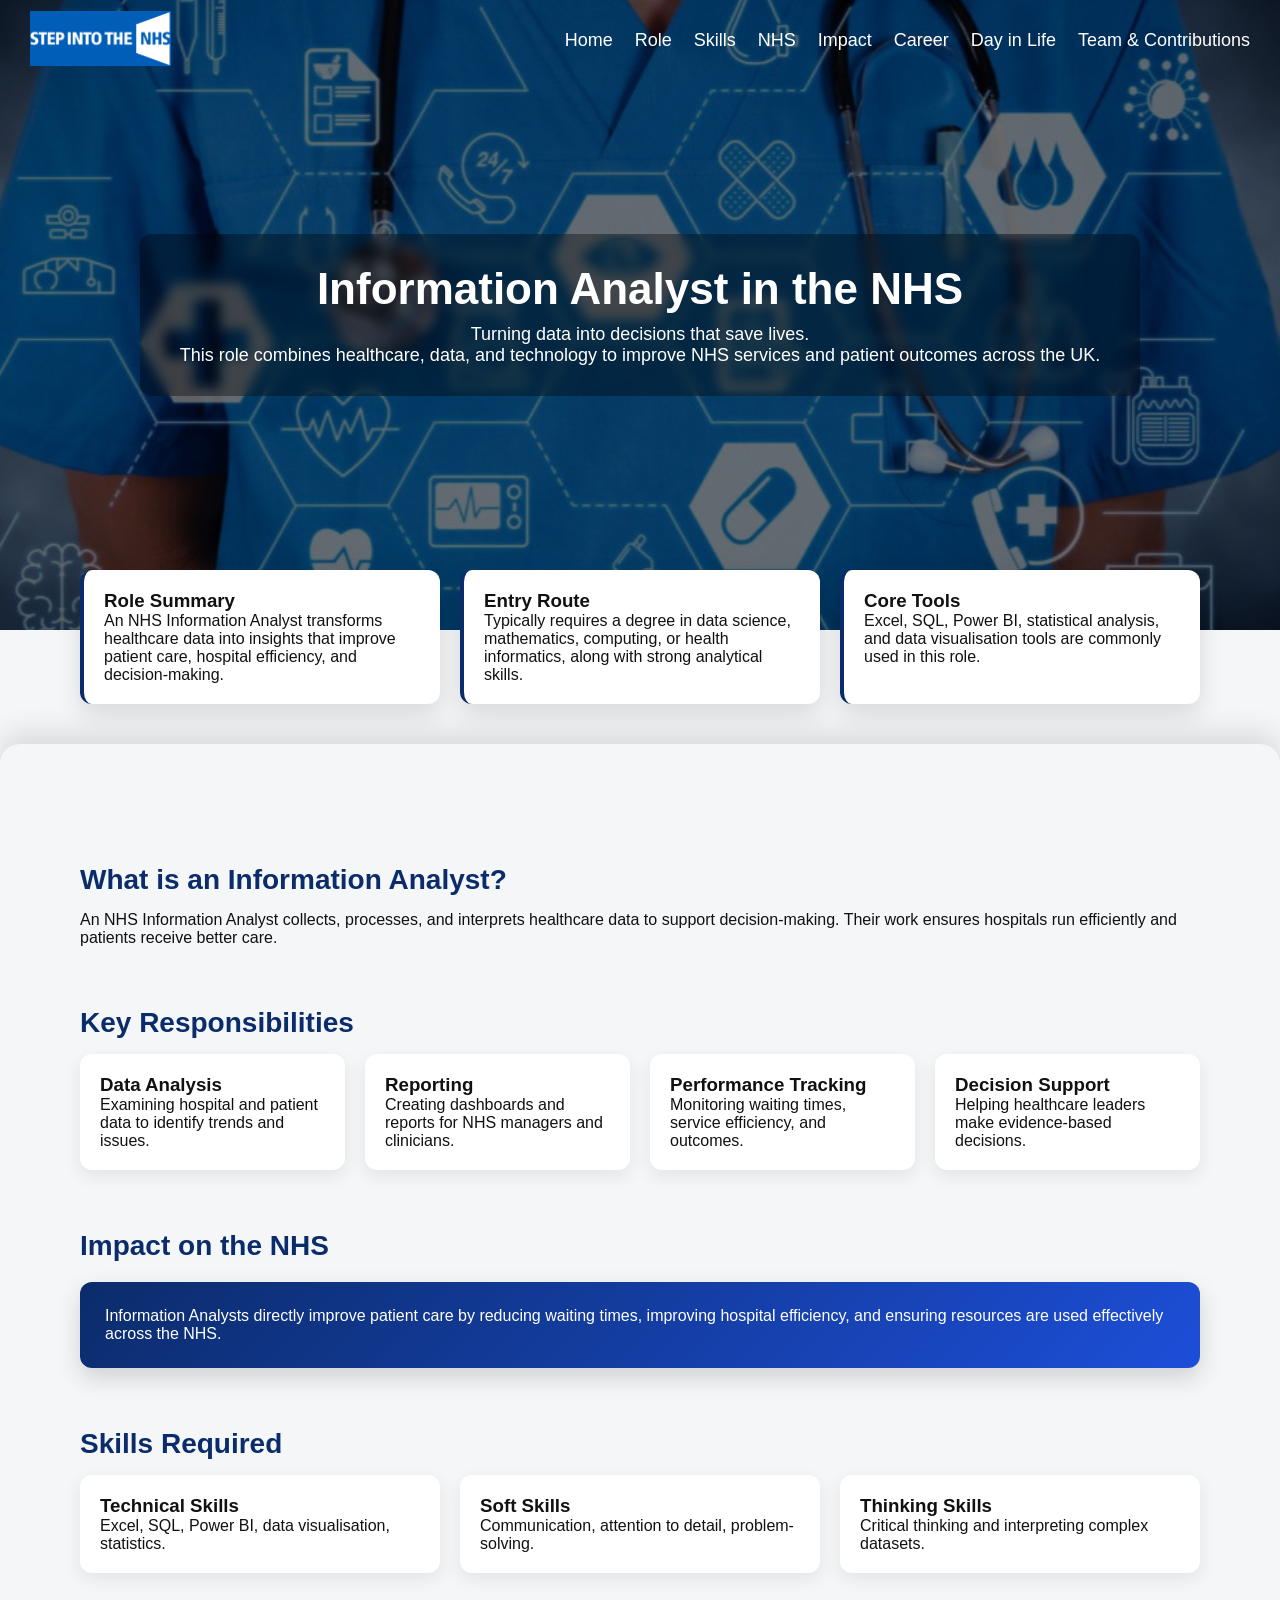
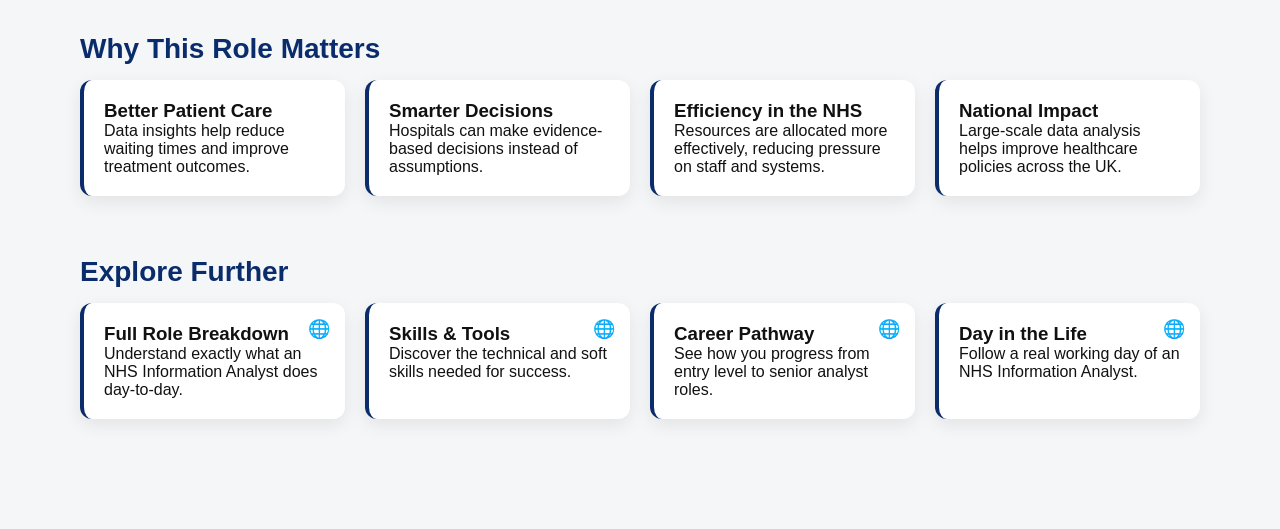
<file: index.html>
<!DOCTYPE html>
<html>
<head>
<meta name="viewport" content="width=device-width, initial-scale=1.0">
<title>NHS Information Analyst</title>
<link rel="stylesheet" href="style.css">
</head>

<body>

<nav class="navbar">

  <div class="nav-left">
    <img src="logo.png" alt="NHS Logo">
  </div>

  <div class="menu-toggle">☰ Menu</div>

<ul class="nav-links">
  <li><a href="index.html">Home</a></li>
  <li><a href="role.html">Role</a></li>
  <li><a href="skills.html">Skills</a></li>
  <li><a href="nhs.html">NHS</a></li>
  <li><a href="impact.html">Impact</a></li>
  <li><a href="career.html">Career</a></li>
  <li><a href="day.html">Day in Life</a></li>
  <li><a href="team.html">Team & Contributions</a></li>
</ul>

</nav>

<section class="hero" style="--hero-image: url('home.jpg');">
  <div class="hero-overlay">
    <h1>Information Analyst in the NHS</h1>
    <p>Turning data into decisions that save lives.</p>
    <p class="hero-subtext">
      This role combines healthcare, data, and technology to improve NHS services and patient outcomes across the UK.
    </p>
  </div>
</section>

<section class="snapshot">

  <div class="snapshot-card">
    <h3>Role Summary</h3>
    <p>An NHS Information Analyst transforms healthcare data into insights that improve patient care, hospital efficiency, and decision-making.</p>
  </div>

  <div class="snapshot-card">
    <h3>Entry Route</h3>
    <p>Typically requires a degree in data science, mathematics, computing, or health informatics, along with strong analytical skills.</p>
  </div>

  <div class="snapshot-card">
    <h3>Core Tools</h3>
    <p>Excel, SQL, Power BI, statistical analysis, and data visualisation tools are commonly used in this role.</p>
  </div>

</section>

<section class="content-preview">

  <h2>What is an Information Analyst?</h2>
  <p>An NHS Information Analyst collects, processes, and interprets healthcare data to support decision-making. Their work ensures hospitals run efficiently and patients receive better care.</p>

  <h2>Key Responsibilities</h2>

  <div class="info-grid">
    <div class="info-card"><h3>Data Analysis</h3><p>Examining hospital and patient data to identify trends and issues.</p></div>
    <div class="info-card"><h3>Reporting</h3><p>Creating dashboards and reports for NHS managers and clinicians.</p></div>
    <div class="info-card"><h3>Performance Tracking</h3><p>Monitoring waiting times, service efficiency, and outcomes.</p></div>
    <div class="info-card"><h3>Decision Support</h3><p>Helping healthcare leaders make evidence-based decisions.</p></div>
  </div>

  <h2>Impact on the NHS</h2>

  <div class="impact-box">
    <p>Information Analysts directly improve patient care by reducing waiting times, improving hospital efficiency, and ensuring resources are used effectively across the NHS.</p>
  </div>

  <h2>Skills Required</h2>

  <div class="info-grid">
    <div class="info-card"><h3>Technical Skills</h3><p>Excel, SQL, Power BI, data visualisation, statistics.</p></div>
    <div class="info-card"><h3>Soft Skills</h3><p>Communication, attention to detail, problem-solving.</p></div>
    <div class="info-card"><h3>Thinking Skills</h3><p>Critical thinking and interpreting complex datasets.</p></div>
  </div>

  <h2>Why This Role Matters</h2>

  <div class="why-matters">
    <div class="why-card"><h3>Better Patient Care</h3><p>Data insights help reduce waiting times and improve treatment outcomes.</p></div>
    <div class="why-card"><h3>Smarter Decisions</h3><p>Hospitals can make evidence-based decisions instead of assumptions.</p></div>
    <div class="why-card"><h3>Efficiency in the NHS</h3><p>Resources are allocated more effectively, reducing pressure on staff and systems.</p></div>
    <div class="why-card"><h3>National Impact</h3><p>Large-scale data analysis helps improve healthcare policies across the UK.</p></div>
  </div>

  <h2>Explore Further</h2>

  <div class="next-grid">

    <a href="role.html" class="next-card">
      <h3>Full Role Breakdown</h3>
      <p>Understand exactly what an NHS Information Analyst does day-to-day.</p>
    </a>

    <a href="skills.html" class="next-card">
      <h3>Skills & Tools</h3>
      <p>Discover the technical and soft skills needed for success.</p>
    </a>

    <a href="career.html" class="next-card">
      <h3>Career Pathway</h3>
      <p>See how you progress from entry level to senior analyst roles.</p>
    </a>

    <a href="day.html" class="next-card">
      <h3>Day in the Life</h3>
      <p>Follow a real working day of an NHS Information Analyst.</p>
    </a>

  </div>

</section>

<script>
document.addEventListener("DOMContentLoaded", () => {

  const navbar = document.querySelector(".navbar");

  window.addEventListener("scroll", () => {
    navbar.classList.toggle("scrolled", window.scrollY > 120);
  });

  const revealElements = document.querySelectorAll(
    '.snapshot-card, .info-card, .why-card, .next-card, .impact-box'
  );

  const observer = new IntersectionObserver((entries) => {
    entries.forEach(entry => {
      if (entry.isIntersecting) {
        entry.target.classList.add('active');
      }
    });
  }, { threshold: 0.15 });

  revealElements.forEach(el => {
    el.classList.add('reveal');
    observer.observe(el);
  });

  const menuToggle = document.querySelector(".menu-toggle");
  const navLinks = document.querySelector(".nav-links");

  if (menuToggle) {
    menuToggle.addEventListener("click", () => {
      navLinks.classList.toggle("active");
    });
  }

});
</script>


<!-- force rebuild -->
  
</body>
</html>
</file>
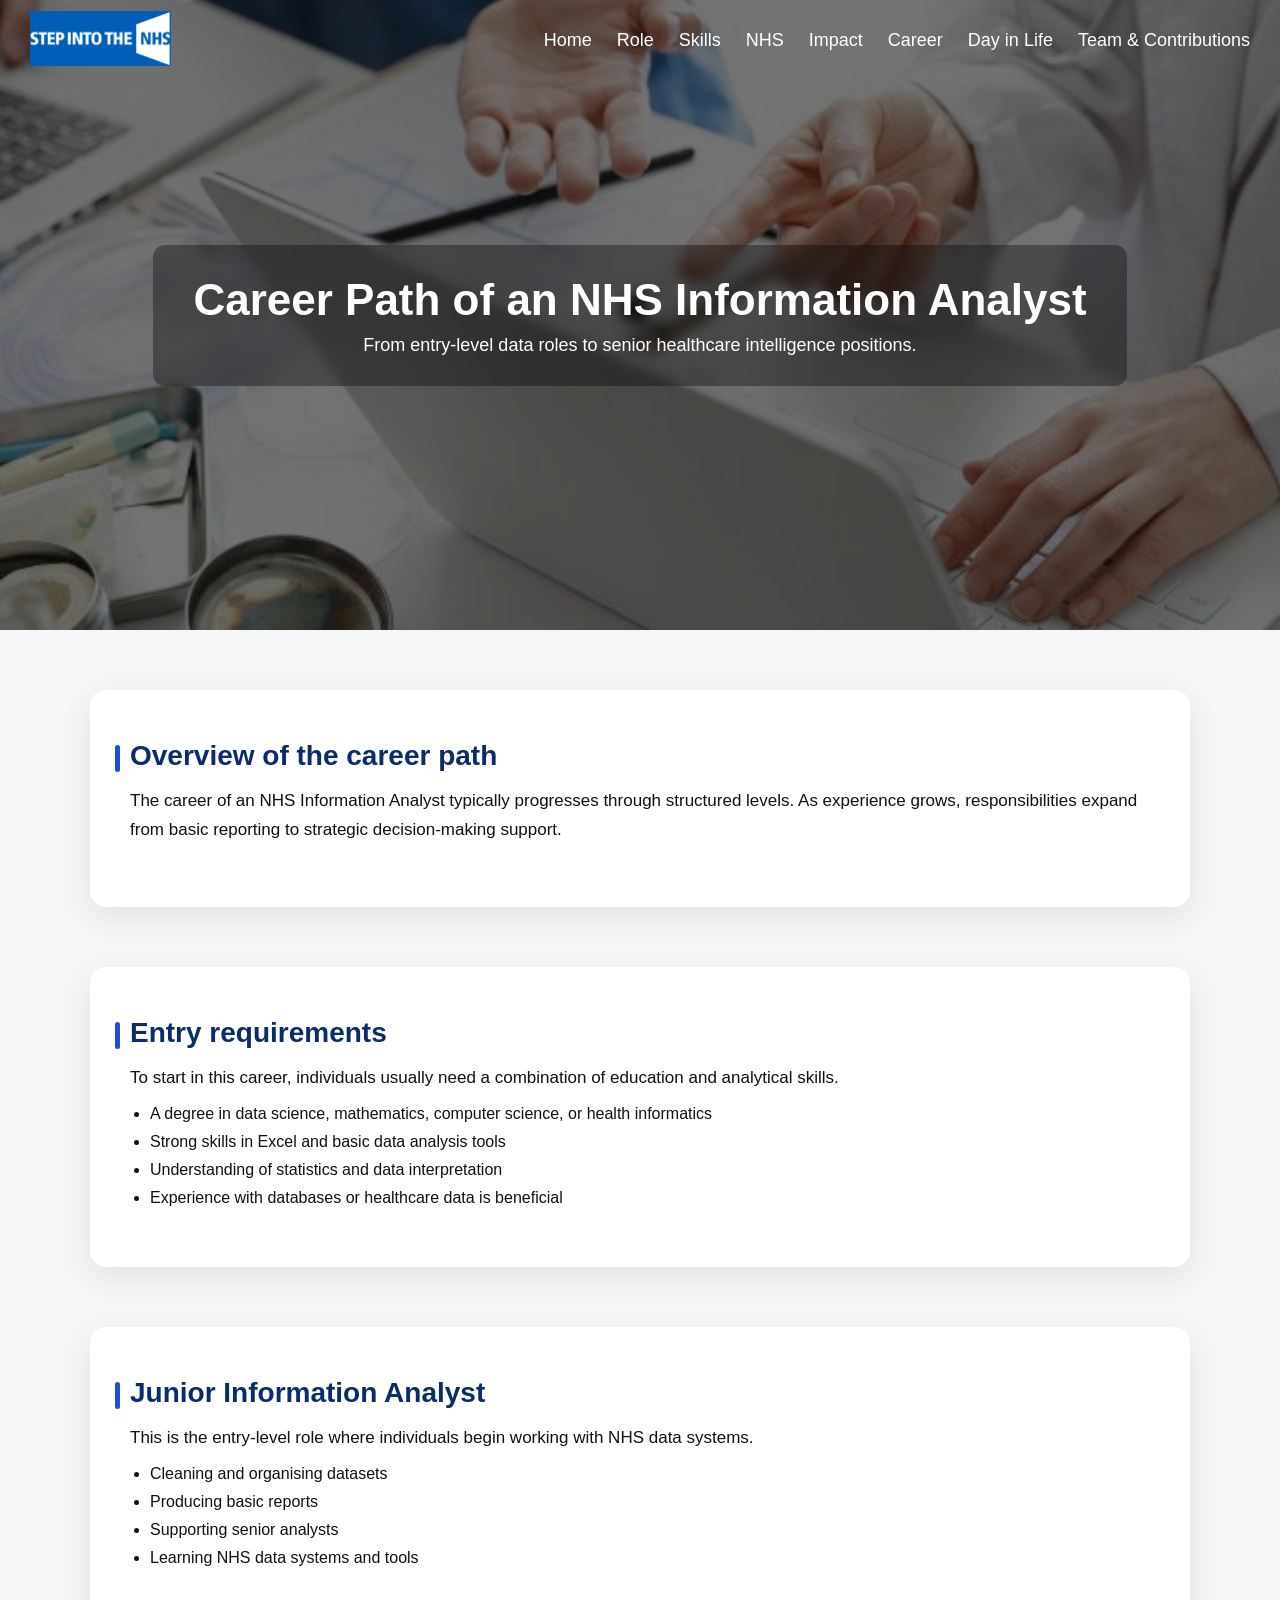
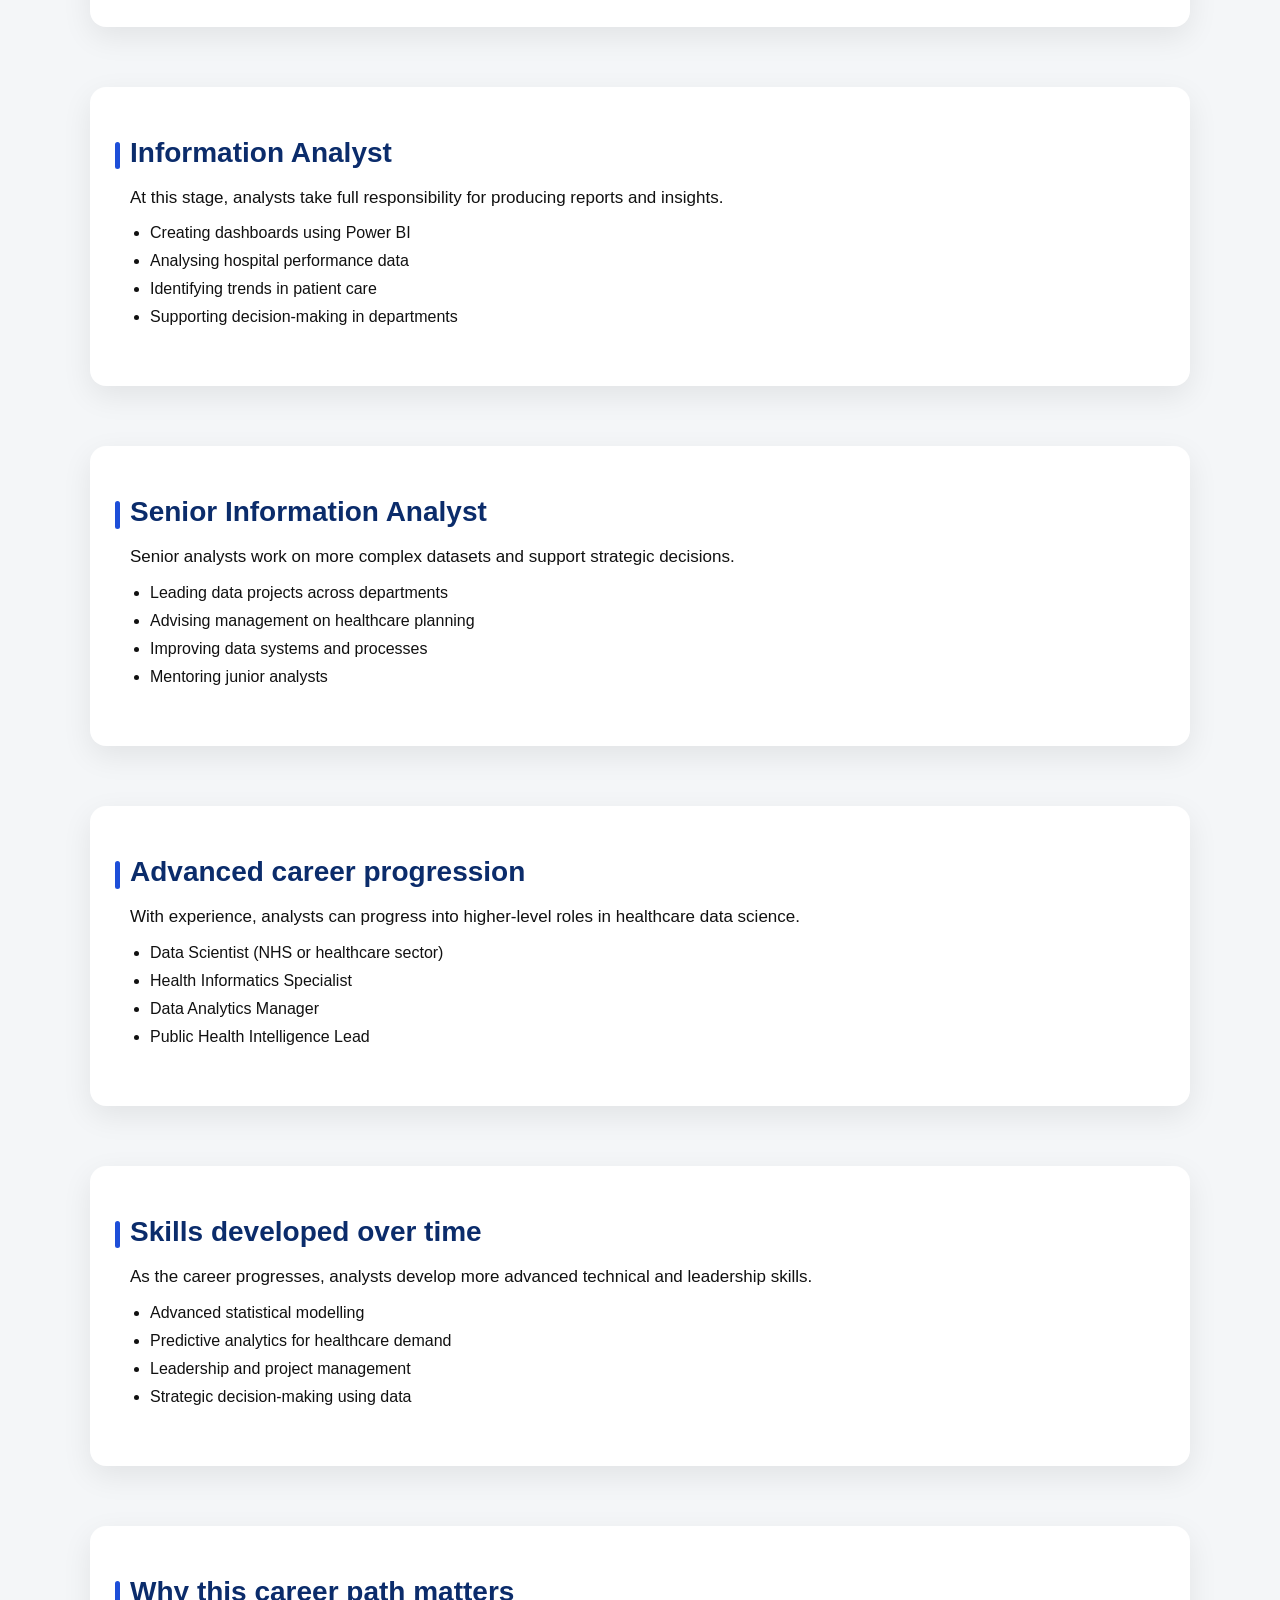
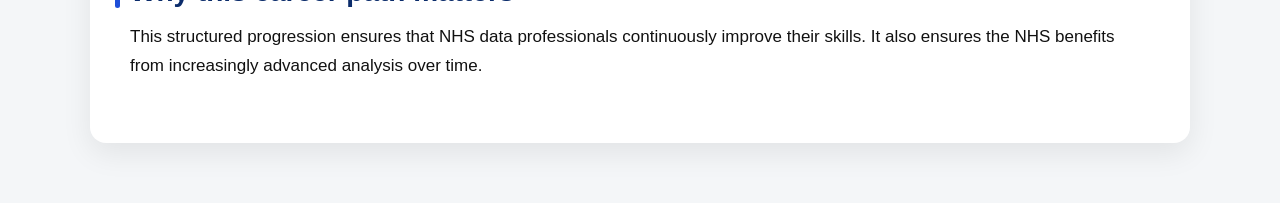
<file: career.html>
<!DOCTYPE html>
<html>
<head>
<meta name="viewport" content="width=device-width, initial-scale=1.0">
<title>NHS Information Analyst - Career Path</title>
<link rel="stylesheet" href="body.css">
</head>

<body>

<nav class="navbar">

  <div class="nav-left">
    <img src="logo.png" alt="NHS Logo">
  </div>

  <div class="menu-toggle">☰ Menu</div>

<ul class="nav-links">
  <li><a href="index.html">Home</a></li>
  <li><a href="role.html">Role</a></li>
  <li><a href="skills.html">Skills</a></li>
  <li><a href="nhs.html">NHS</a></li>
  <li><a href="impact.html">Impact</a></li>
  <li><a href="career.html">Career</a></li>
  <li><a href="day.html">Day in Life</a></li>
  <li><a href="team.html">Team & Contributions</a></li>
</ul>

</nav>

<section class="hero" style="--hero-image: url('career.jpg');">
  <div class="hero-overlay">
    <h1>Career Path of an NHS Information Analyst</h1>
    <p>From entry-level data roles to senior healthcare intelligence positions.</p>
  </div>
</section>

<section class="content-preview">

  <div class="section reveal">
    <h2>Overview of the career path</h2>
    <p>
      The career of an NHS Information Analyst typically progresses through structured levels.
      As experience grows, responsibilities expand from basic reporting to strategic decision-making support.
    </p>
  </div>

  <div class="section reveal">
    <h2>Entry requirements</h2>
    <p>
      To start in this career, individuals usually need a combination of education and analytical skills.
    </p>

    <ul>
      <li>A degree in data science, mathematics, computer science, or health informatics</li>
      <li>Strong skills in Excel and basic data analysis tools</li>
      <li>Understanding of statistics and data interpretation</li>
      <li>Experience with databases or healthcare data is beneficial</li>
    </ul>
  </div>

  <div class="section reveal">
    <h2>Junior Information Analyst</h2>
    <p>
      This is the entry-level role where individuals begin working with NHS data systems.
    </p>

    <ul>
      <li>Cleaning and organising datasets</li>
      <li>Producing basic reports</li>
      <li>Supporting senior analysts</li>
      <li>Learning NHS data systems and tools</li>
    </ul>
  </div>

  <div class="section reveal">
    <h2>Information Analyst</h2>
    <p>
      At this stage, analysts take full responsibility for producing reports and insights.
    </p>

    <ul>
      <li>Creating dashboards using Power BI</li>
      <li>Analysing hospital performance data</li>
      <li>Identifying trends in patient care</li>
      <li>Supporting decision-making in departments</li>
    </ul>
  </div>

  <div class="section reveal">
    <h2>Senior Information Analyst</h2>
    <p>
      Senior analysts work on more complex datasets and support strategic decisions.
    </p>

    <ul>
      <li>Leading data projects across departments</li>
      <li>Advising management on healthcare planning</li>
      <li>Improving data systems and processes</li>
      <li>Mentoring junior analysts</li>
    </ul>
  </div>

  <div class="section reveal">
    <h2>Advanced career progression</h2>
    <p>
      With experience, analysts can progress into higher-level roles in healthcare data science.
    </p>

    <ul>
      <li>Data Scientist (NHS or healthcare sector)</li>
      <li>Health Informatics Specialist</li>
      <li>Data Analytics Manager</li>
      <li>Public Health Intelligence Lead</li>
    </ul>
  </div>

  <div class="section reveal">
    <h2>Skills developed over time</h2>
    <p>
      As the career progresses, analysts develop more advanced technical and leadership skills.
    </p>

    <ul>
      <li>Advanced statistical modelling</li>
      <li>Predictive analytics for healthcare demand</li>
      <li>Leadership and project management</li>
      <li>Strategic decision-making using data</li>
    </ul>
  </div>

  <div class="section reveal">
    <h2>Why this career path matters</h2>
    <p>
      This structured progression ensures that NHS data professionals continuously improve their skills.
      It also ensures the NHS benefits from increasingly advanced analysis over time.
    </p>
  </div>

</section>

<script>
document.addEventListener("DOMContentLoaded", () => {

  const navbar = document.querySelector(".navbar");

  window.addEventListener("scroll", () => {
    navbar.classList.toggle("scrolled", window.scrollY > 120);
  });

  const revealElements = document.querySelectorAll(".reveal");

  const observer = new IntersectionObserver((entries) => {
    entries.forEach(entry => {
      if (entry.isIntersecting) {
        entry.target.classList.add("active");
      }
    });
  }, { threshold: 0.15 });

  revealElements.forEach(el => observer.observe(el));

  const menuToggle = document.querySelector(".menu-toggle");
  const navLinks = document.querySelector(".nav-links");

  if (menuToggle) {
    menuToggle.addEventListener("click", () => {
      navLinks.classList.toggle("active");
    });
  }

});
</script>

</body>
</html>
</file>
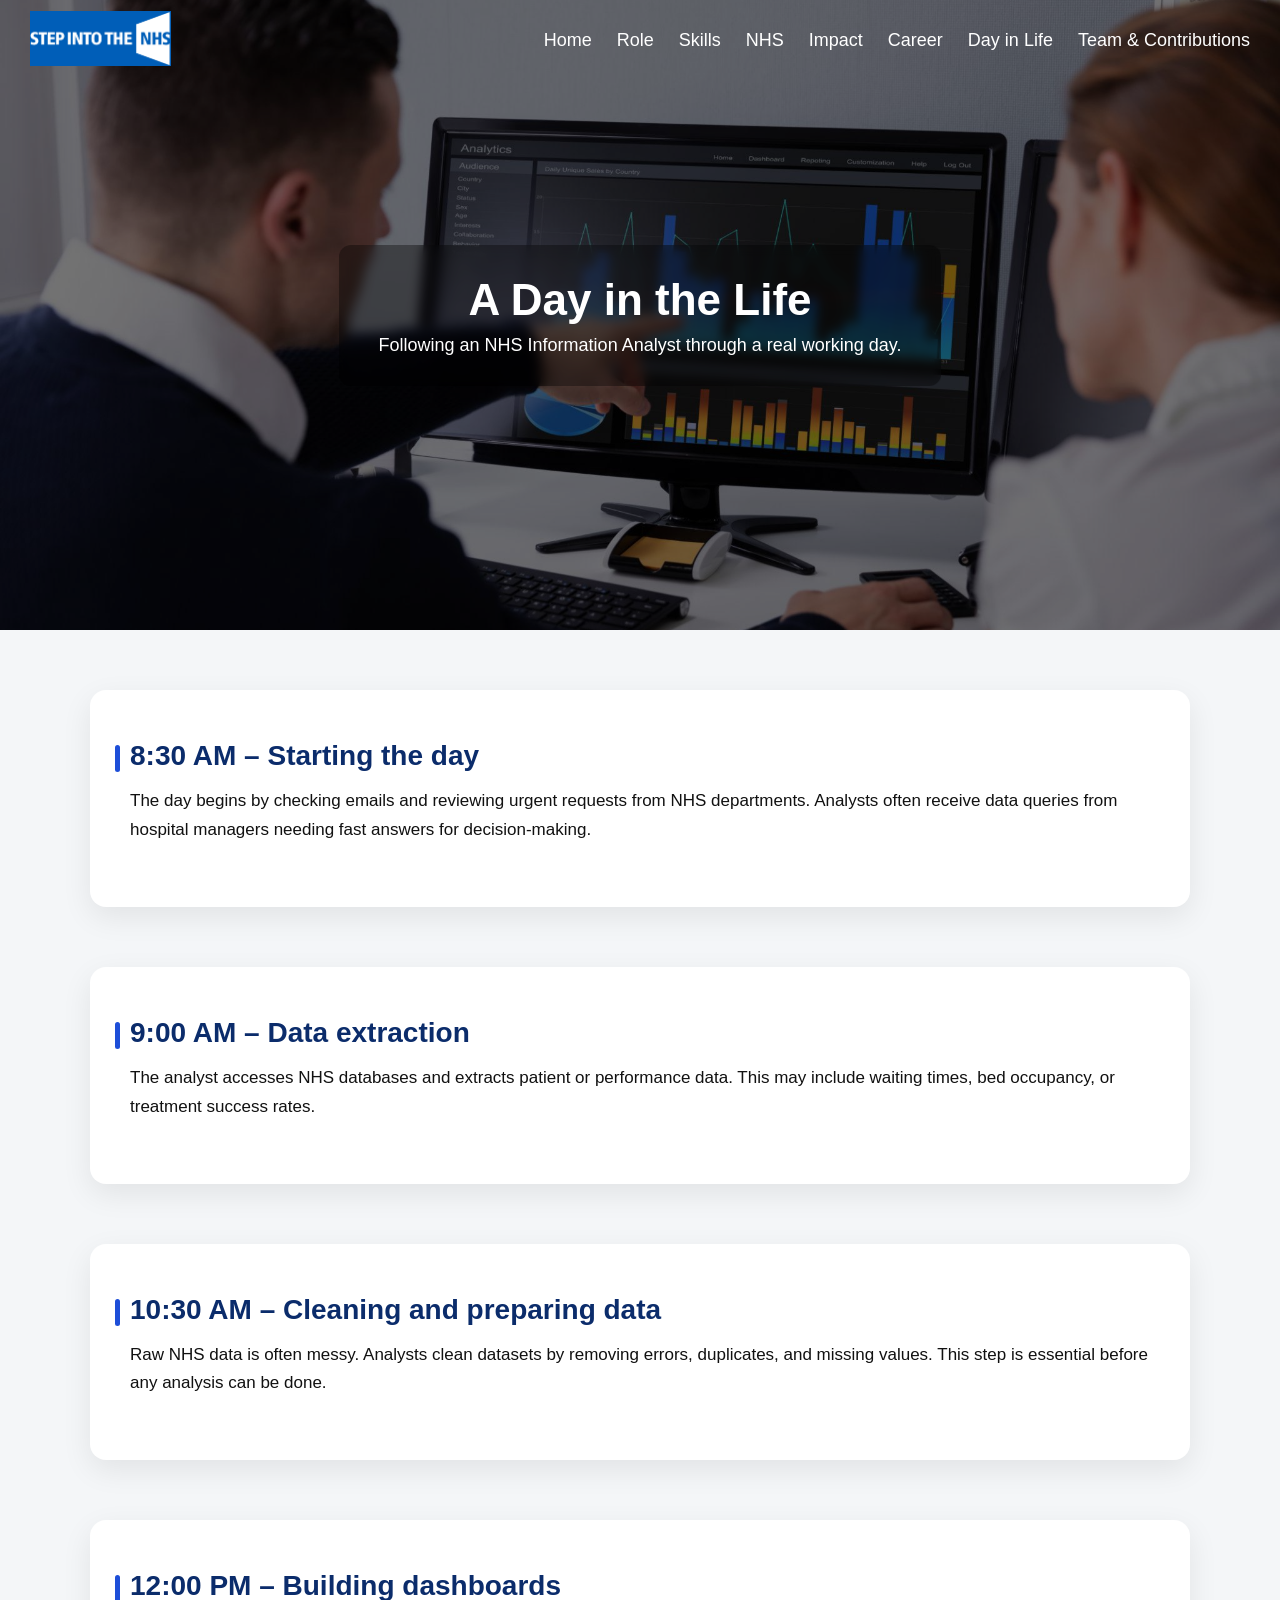
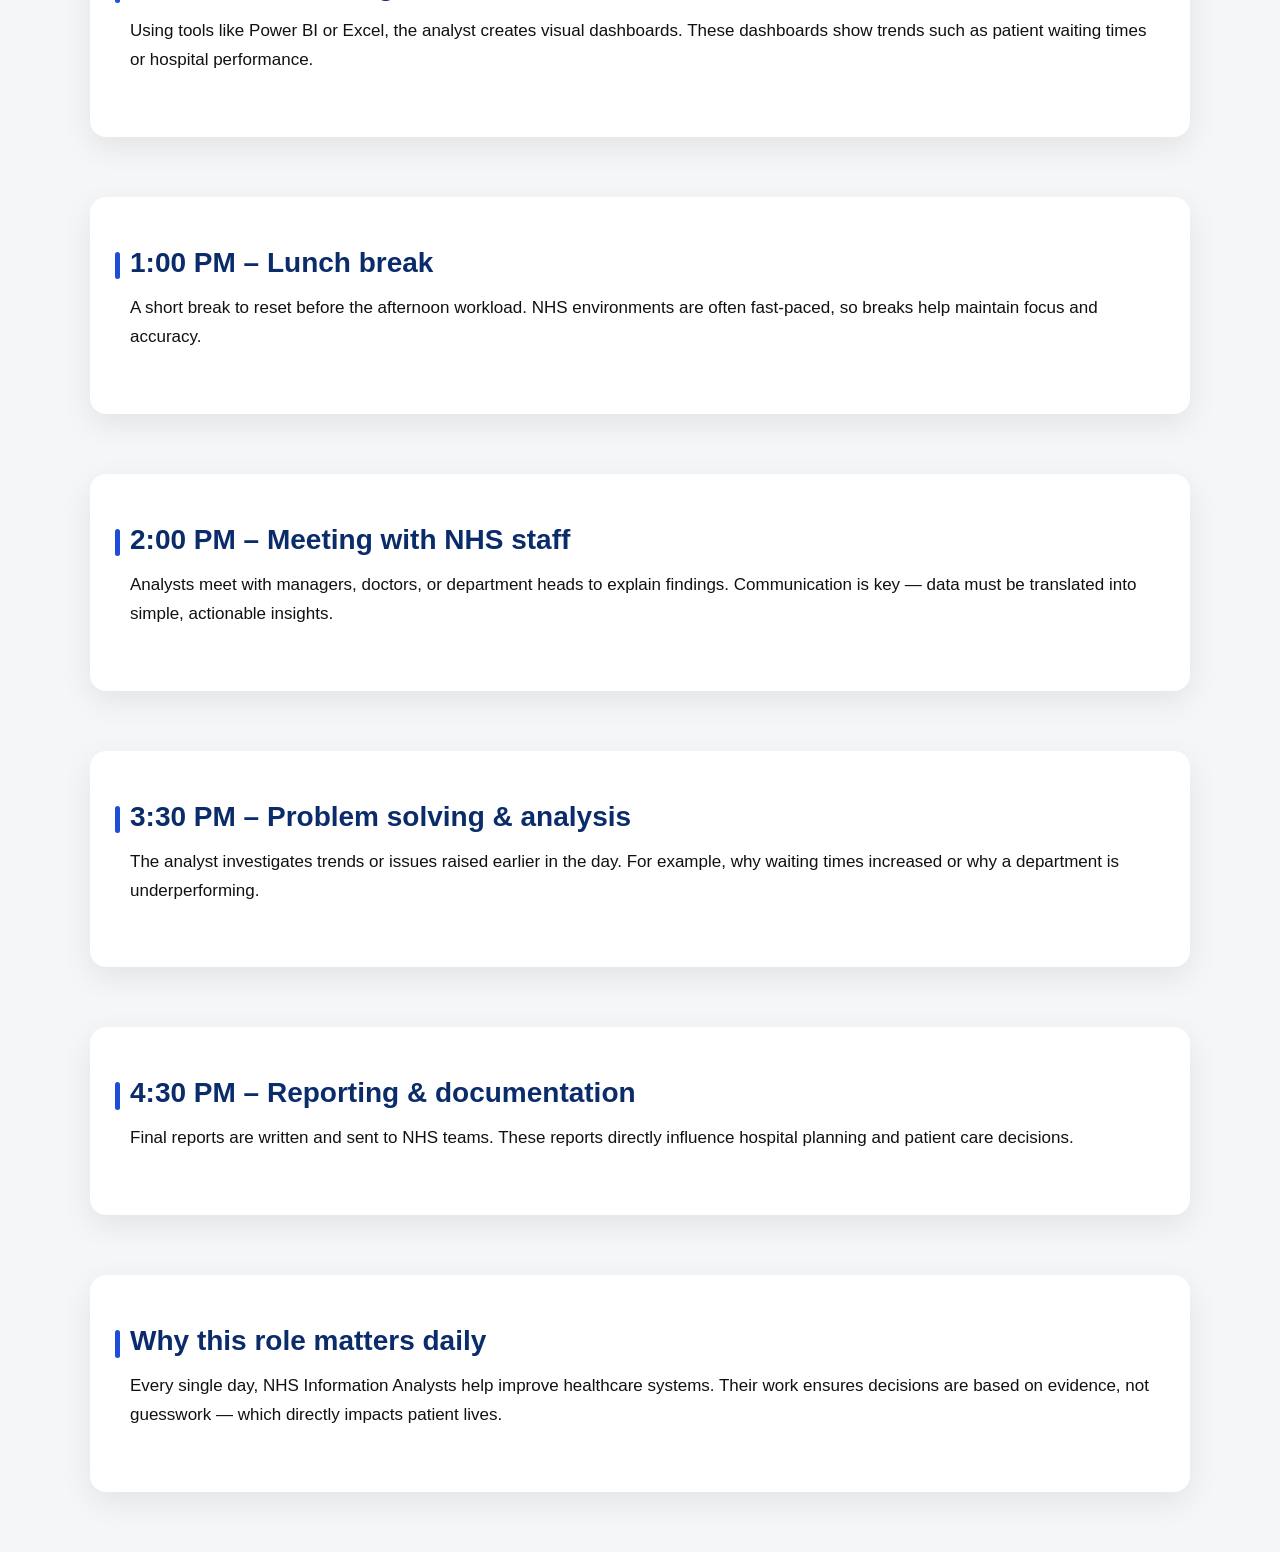
<file: day.html>
<!DOCTYPE html>
<html>
<head>
<meta name="viewport" content="width=device-width, initial-scale=1.0">
<title>NHS Information Analyst - Day in the Life</title>
<link rel="stylesheet" href="body.css">
</head>

<body>

<nav class="navbar">

  <div class="nav-left">
    <img src="logo.png" alt="NHS Logo">
  </div>

  <div class="menu-toggle">☰ Menu</div>

 <ul class="nav-links">
  <li><a href="index.html">Home</a></li>
  <li><a href="role.html">Role</a></li>
  <li><a href="skills.html">Skills</a></li>
  <li><a href="nhs.html">NHS</a></li>
  <li><a href="impact.html">Impact</a></li>
  <li><a href="career.html">Career</a></li>
  <li><a href="day.html">Day in Life</a></li>
  <li><a href="team.html">Team & Contributions</a></li>
</ul>

</nav>

<section class="hero" style="--hero-image: url('day.jpg');">
  <div class="hero-overlay">
    <h1>A Day in the Life</h1>
    <p>Following an NHS Information Analyst through a real working day.</p>
  </div>
</section>

<section class="content-preview">

  <div class="section reveal">
    <h2>8:30 AM – Starting the day</h2>
    <p>
      The day begins by checking emails and reviewing urgent requests from NHS departments.
      Analysts often receive data queries from hospital managers needing fast answers for decision-making.
    </p>
  </div>

  <div class="section reveal">
    <h2>9:00 AM – Data extraction</h2>
    <p>
      The analyst accesses NHS databases and extracts patient or performance data.
      This may include waiting times, bed occupancy, or treatment success rates.
    </p>
  </div>

  <div class="section reveal">
    <h2>10:30 AM – Cleaning and preparing data</h2>
    <p>
      Raw NHS data is often messy. Analysts clean datasets by removing errors, duplicates, and missing values.
      This step is essential before any analysis can be done.
    </p>
  </div>

  <div class="section reveal">
    <h2>12:00 PM – Building dashboards</h2>
    <p>
      Using tools like Power BI or Excel, the analyst creates visual dashboards.
      These dashboards show trends such as patient waiting times or hospital performance.
    </p>
  </div>

  <div class="section reveal">
    <h2>1:00 PM – Lunch break</h2>
    <p>
      A short break to reset before the afternoon workload. NHS environments are often fast-paced,
      so breaks help maintain focus and accuracy.
    </p>
  </div>

  <div class="section reveal">
    <h2>2:00 PM – Meeting with NHS staff</h2>
    <p>
      Analysts meet with managers, doctors, or department heads to explain findings.
      Communication is key — data must be translated into simple, actionable insights.
    </p>
  </div>

  <div class="section reveal">
    <h2>3:30 PM – Problem solving & analysis</h2>
    <p>
      The analyst investigates trends or issues raised earlier in the day.
      For example, why waiting times increased or why a department is underperforming.
    </p>
  </div>

  <div class="section reveal">
    <h2>4:30 PM – Reporting & documentation</h2>
    <p>
      Final reports are written and sent to NHS teams.
      These reports directly influence hospital planning and patient care decisions.
    </p>
  </div>

  <div class="section reveal">
    <h2>Why this role matters daily</h2>
    <p>
      Every single day, NHS Information Analysts help improve healthcare systems.
      Their work ensures decisions are based on evidence, not guesswork — which directly impacts patient lives.
    </p>
  </div>

</section>

<script>
document.addEventListener("DOMContentLoaded", () => {

  const navbar = document.querySelector(".navbar");

  window.addEventListener("scroll", () => {
    navbar.classList.toggle("scrolled", window.scrollY > 120);
  });

  const revealElements = document.querySelectorAll(".reveal");

  const observer = new IntersectionObserver((entries) => {
    entries.forEach(entry => {
      if (entry.isIntersecting) {
        entry.target.classList.add("active");
      }
    });
  }, { threshold: 0.15 });

  revealElements.forEach(el => observer.observe(el));

  const menuToggle = document.querySelector(".menu-toggle");
  const navLinks = document.querySelector(".nav-links");

  if (menuToggle) {
    menuToggle.addEventListener("click", () => {
      navLinks.classList.toggle("active");
    });
  }

});
</script>

</body>
</html>
</file>
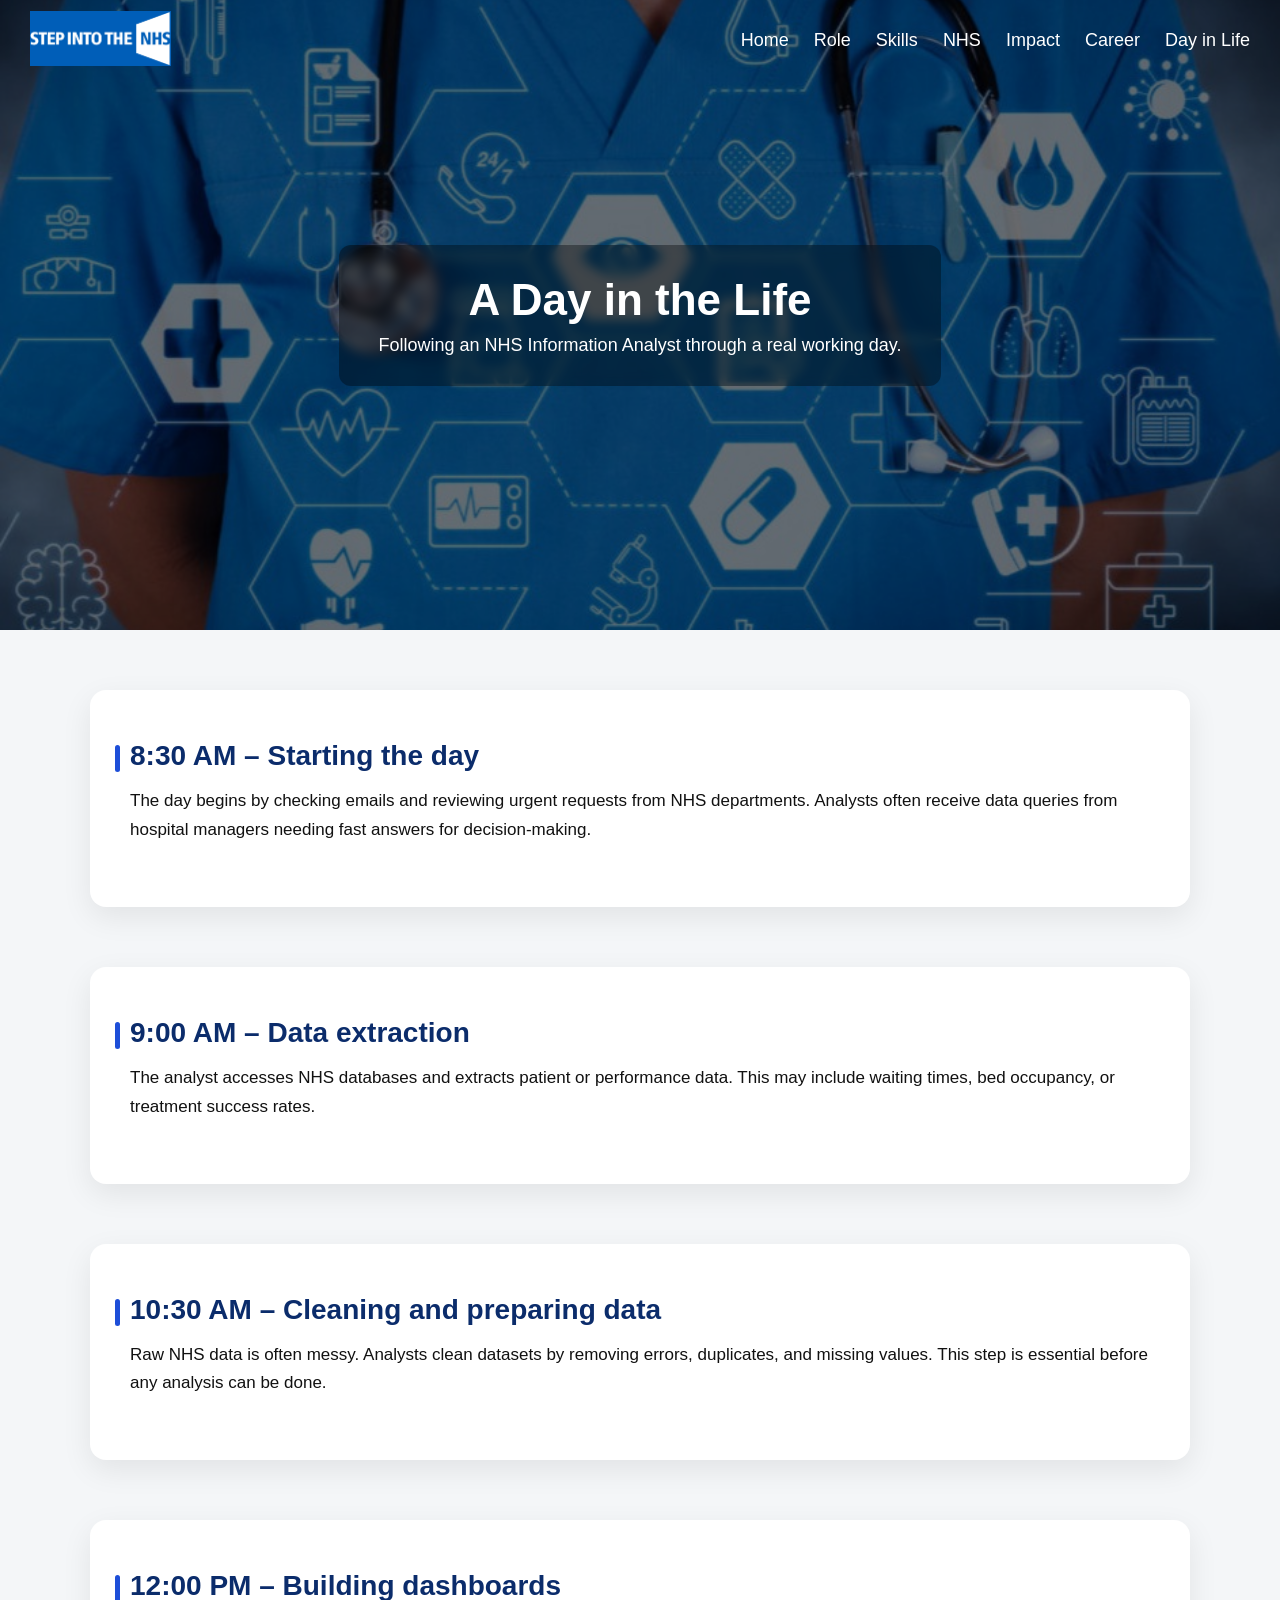
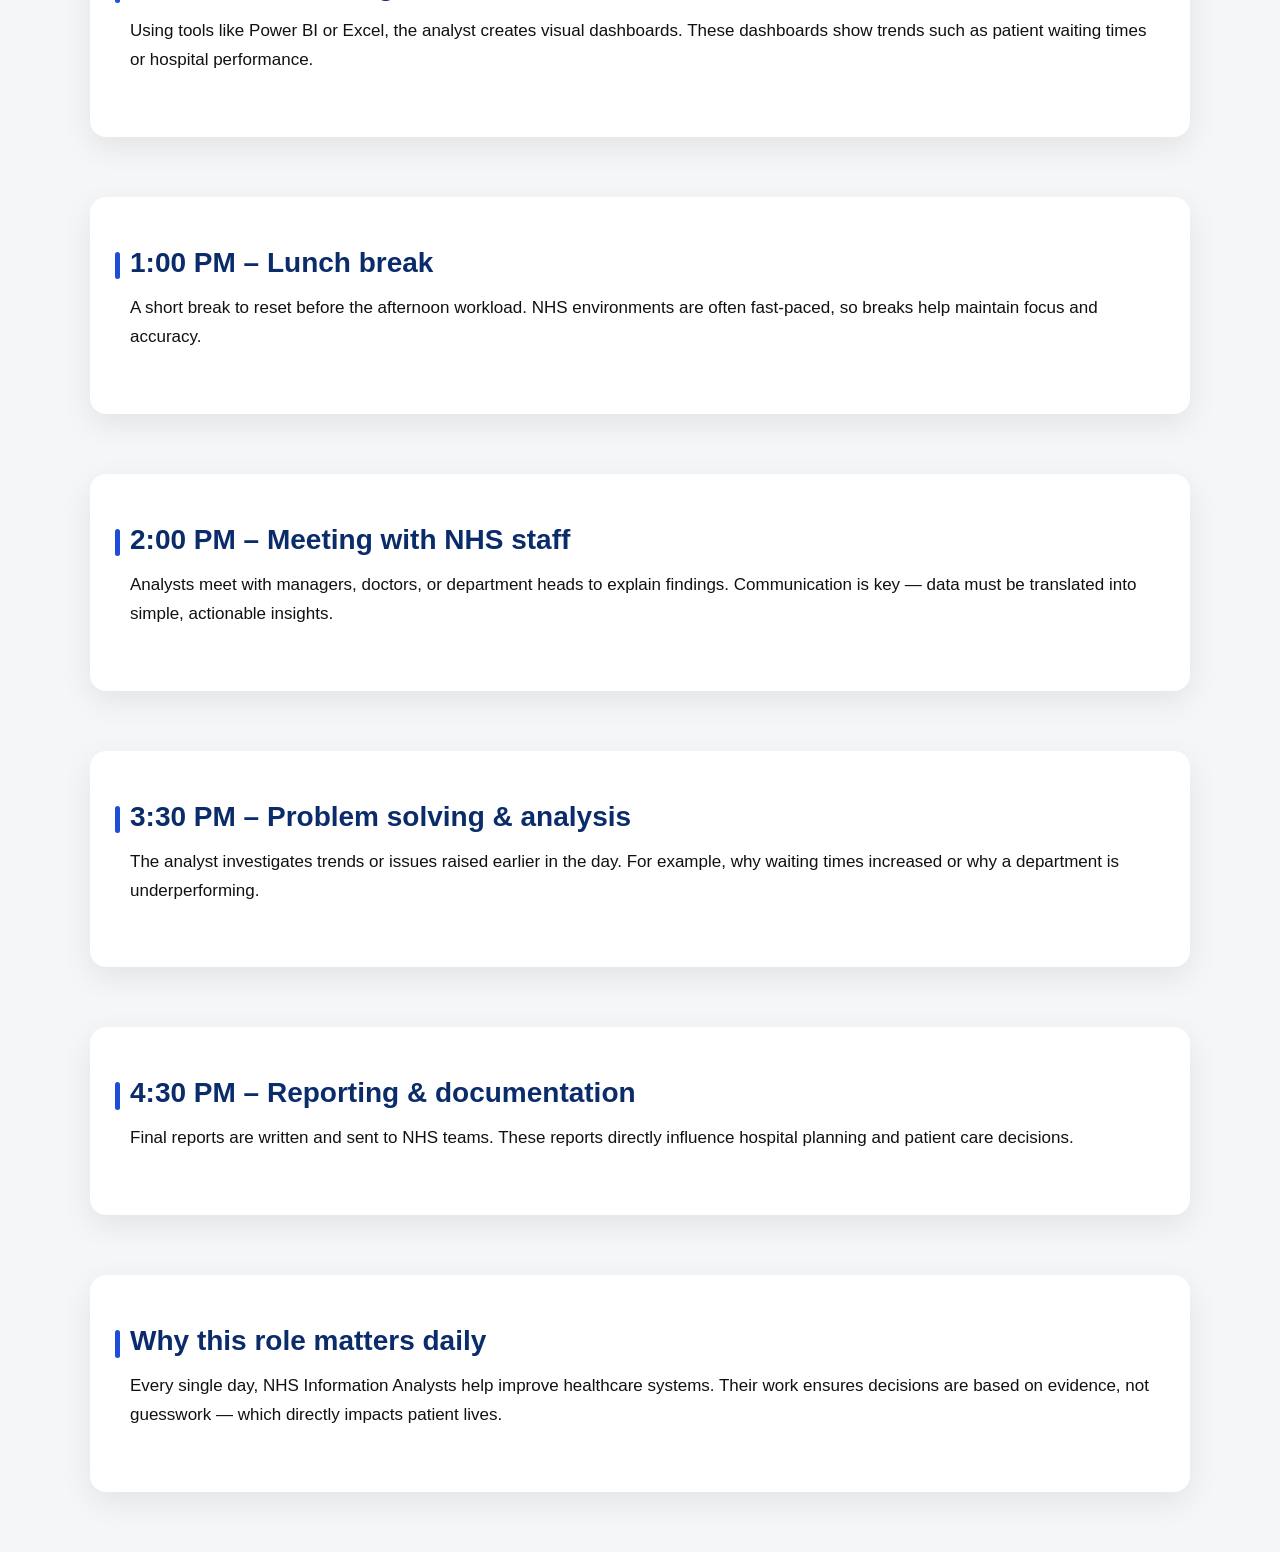
<file: dayinlife.html>
<!DOCTYPE html>
<html>
<head>
<meta name="viewport" content="width=device-width, initial-scale=1.0">
<title>NHS Information Analyst - Day in the Life</title>
<link rel="stylesheet" href="body.css">
</head>

<body>

<nav class="navbar">

  <div class="nav-left">
    <img src="logo.png" alt="NHS Logo">
  </div>

  <div class="menu-toggle">☰ Menu</div>

  <ul class="nav-links">
    <li><a href="index.html">Home</a></li>
    <li><a href="role.html">Role</a></li>
    <li><a href="skills.html">Skills</a></li>
    <li><a href="nhs.html">NHS</a></li>
    <li><a href="impact.html">Impact</a></li>
    <li><a href="career.html">Career</a></li>
    <li><a href="day.html">Day in Life</a></li>
  </ul>

</nav>

<section class="hero" style="--hero-image: url('home.jpg');">
  <div class="hero-overlay">
    <h1>A Day in the Life</h1>
    <p>Following an NHS Information Analyst through a real working day.</p>
  </div>
</section>

<section class="content-preview">

  <div class="section reveal">
    <h2>8:30 AM – Starting the day</h2>
    <p>
      The day begins by checking emails and reviewing urgent requests from NHS departments.
      Analysts often receive data queries from hospital managers needing fast answers for decision-making.
    </p>
  </div>

  <div class="section reveal">
    <h2>9:00 AM – Data extraction</h2>
    <p>
      The analyst accesses NHS databases and extracts patient or performance data.
      This may include waiting times, bed occupancy, or treatment success rates.
    </p>
  </div>

  <div class="section reveal">
    <h2>10:30 AM – Cleaning and preparing data</h2>
    <p>
      Raw NHS data is often messy. Analysts clean datasets by removing errors, duplicates, and missing values.
      This step is essential before any analysis can be done.
    </p>
  </div>

  <div class="section reveal">
    <h2>12:00 PM – Building dashboards</h2>
    <p>
      Using tools like Power BI or Excel, the analyst creates visual dashboards.
      These dashboards show trends such as patient waiting times or hospital performance.
    </p>
  </div>

  <div class="section reveal">
    <h2>1:00 PM – Lunch break</h2>
    <p>
      A short break to reset before the afternoon workload. NHS environments are often fast-paced,
      so breaks help maintain focus and accuracy.
    </p>
  </div>

  <div class="section reveal">
    <h2>2:00 PM – Meeting with NHS staff</h2>
    <p>
      Analysts meet with managers, doctors, or department heads to explain findings.
      Communication is key — data must be translated into simple, actionable insights.
    </p>
  </div>

  <div class="section reveal">
    <h2>3:30 PM – Problem solving & analysis</h2>
    <p>
      The analyst investigates trends or issues raised earlier in the day.
      For example, why waiting times increased or why a department is underperforming.
    </p>
  </div>

  <div class="section reveal">
    <h2>4:30 PM – Reporting & documentation</h2>
    <p>
      Final reports are written and sent to NHS teams.
      These reports directly influence hospital planning and patient care decisions.
    </p>
  </div>

  <div class="section reveal">
    <h2>Why this role matters daily</h2>
    <p>
      Every single day, NHS Information Analysts help improve healthcare systems.
      Their work ensures decisions are based on evidence, not guesswork — which directly impacts patient lives.
    </p>
  </div>

</section>

<script>
document.addEventListener("DOMContentLoaded", () => {

  const navbar = document.querySelector(".navbar");

  window.addEventListener("scroll", () => {
    navbar.classList.toggle("scrolled", window.scrollY > 120);
  });

  const revealElements = document.querySelectorAll(".reveal");

  const observer = new IntersectionObserver((entries) => {
    entries.forEach(entry => {
      if (entry.isIntersecting) {
        entry.target.classList.add("active");
      }
    });
  }, { threshold: 0.15 });

  revealElements.forEach(el => observer.observe(el));

  const menuToggle = document.querySelector(".menu-toggle");
  const navLinks = document.querySelector(".nav-links");

  if (menuToggle) {
    menuToggle.addEventListener("click", () => {
      navLinks.classList.toggle("active");
    });
  }

});
</script>

</body>
</html>
</file>
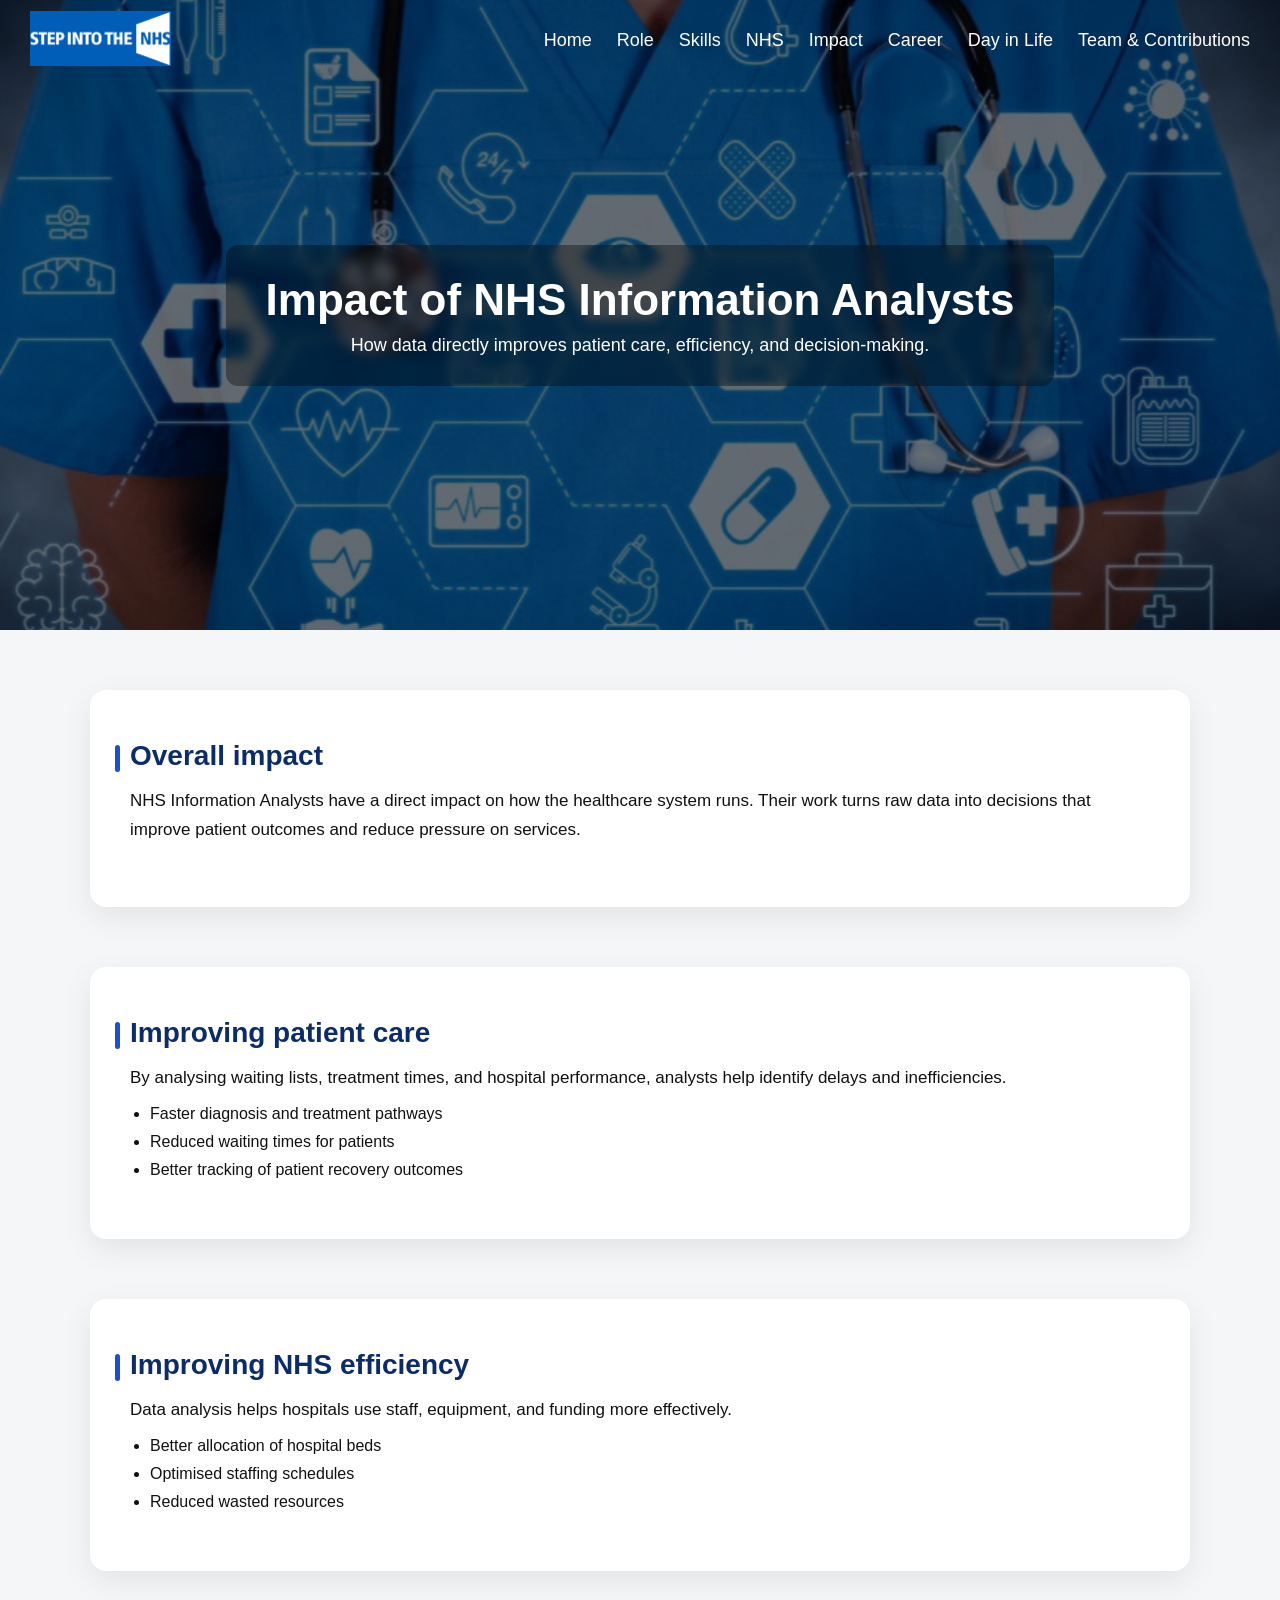
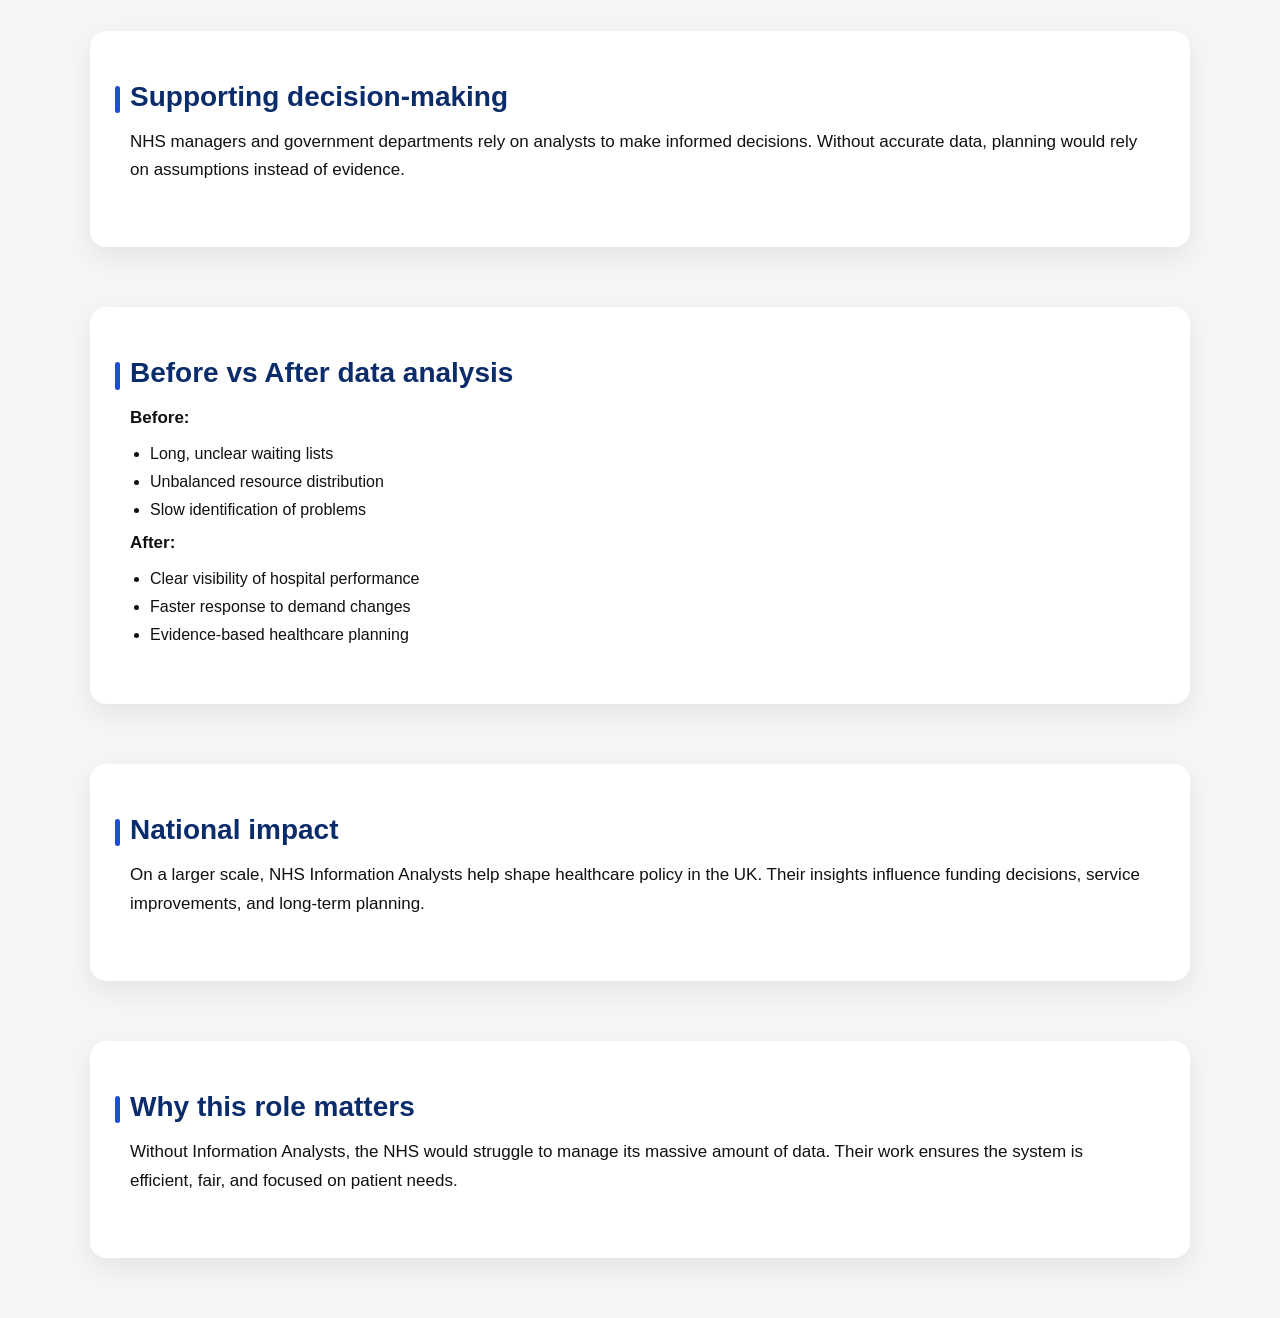
<file: impact.html>
<!DOCTYPE html>
<html>
<head>
<meta name="viewport" content="width=device-width, initial-scale=1.0">
<title>NHS Information Analyst - Impact</title>
<link rel="stylesheet" href="body.css">
</head>

<body>

<nav class="navbar">

  <div class="nav-left">
    <img src="logo.png" alt="NHS Logo">
  </div>

  <div class="menu-toggle">☰ Menu</div>

<ul class="nav-links">
  <li><a href="index.html">Home</a></li>
  <li><a href="role.html">Role</a></li>
  <li><a href="skills.html">Skills</a></li>
  <li><a href="nhs.html">NHS</a></li>
  <li><a href="impact.html">Impact</a></li>
  <li><a href="career.html">Career</a></li>
  <li><a href="day.html">Day in Life</a></li>
  <li><a href="team.html">Team & Contributions</a></li>
</ul>

</nav>

<section class="hero" style="--hero-image: url('home.jpg');">
  <div class="hero-overlay">
    <h1>Impact of NHS Information Analysts</h1>
    <p>How data directly improves patient care, efficiency, and decision-making.</p>
  </div>
</section>

<section class="content-preview">

  <div class="section reveal">
    <h2>Overall impact</h2>
    <p>
      NHS Information Analysts have a direct impact on how the healthcare system runs.
      Their work turns raw data into decisions that improve patient outcomes and reduce pressure on services.
    </p>
  </div>

  <div class="section reveal">
    <h2>Improving patient care</h2>
    <p>
      By analysing waiting lists, treatment times, and hospital performance, analysts help identify delays and inefficiencies.
    </p>

    <ul>
      <li>Faster diagnosis and treatment pathways</li>
      <li>Reduced waiting times for patients</li>
      <li>Better tracking of patient recovery outcomes</li>
    </ul>
  </div>

  <div class="section reveal">
    <h2>Improving NHS efficiency</h2>
    <p>
      Data analysis helps hospitals use staff, equipment, and funding more effectively.
    </p>

    <ul>
      <li>Better allocation of hospital beds</li>
      <li>Optimised staffing schedules</li>
      <li>Reduced wasted resources</li>
    </ul>
  </div>

  <div class="section reveal">
    <h2>Supporting decision-making</h2>
    <p>
      NHS managers and government departments rely on analysts to make informed decisions.
      Without accurate data, planning would rely on assumptions instead of evidence.
    </p>
  </div>

  <div class="section reveal">
    <h2>Before vs After data analysis</h2>

    <p><strong>Before:</strong></p>
    <ul>
      <li>Long, unclear waiting lists</li>
      <li>Unbalanced resource distribution</li>
      <li>Slow identification of problems</li>
    </ul>

    <p><strong>After:</strong></p>
    <ul>
      <li>Clear visibility of hospital performance</li>
      <li>Faster response to demand changes</li>
      <li>Evidence-based healthcare planning</li>
    </ul>

  </div>

  <div class="section reveal">
    <h2>National impact</h2>
    <p>
      On a larger scale, NHS Information Analysts help shape healthcare policy in the UK.
      Their insights influence funding decisions, service improvements, and long-term planning.
    </p>
  </div>

  <div class="section reveal">
    <h2>Why this role matters</h2>
    <p>
      Without Information Analysts, the NHS would struggle to manage its massive amount of data.
      Their work ensures the system is efficient, fair, and focused on patient needs.
    </p>
  </div>

</section>

<script>
document.addEventListener("DOMContentLoaded", () => {

  const navbar = document.querySelector(".navbar");

  window.addEventListener("scroll", () => {
    navbar.classList.toggle("scrolled", window.scrollY > 120);
  });

  const revealElements = document.querySelectorAll(".reveal");

  const observer = new IntersectionObserver((entries) => {
    entries.forEach(entry => {
      if (entry.isIntersecting) {
        entry.target.classList.add("active");
      }
    });
  }, { threshold: 0.15 });

  revealElements.forEach(el => observer.observe(el));

  const menuToggle = document.querySelector(".menu-toggle");
  const navLinks = document.querySelector(".nav-links");

  if (menuToggle) {
    menuToggle.addEventListener("click", () => {
      navLinks.classList.toggle("active");
    });
  }

});
</script>

</body>
</html>
</file>
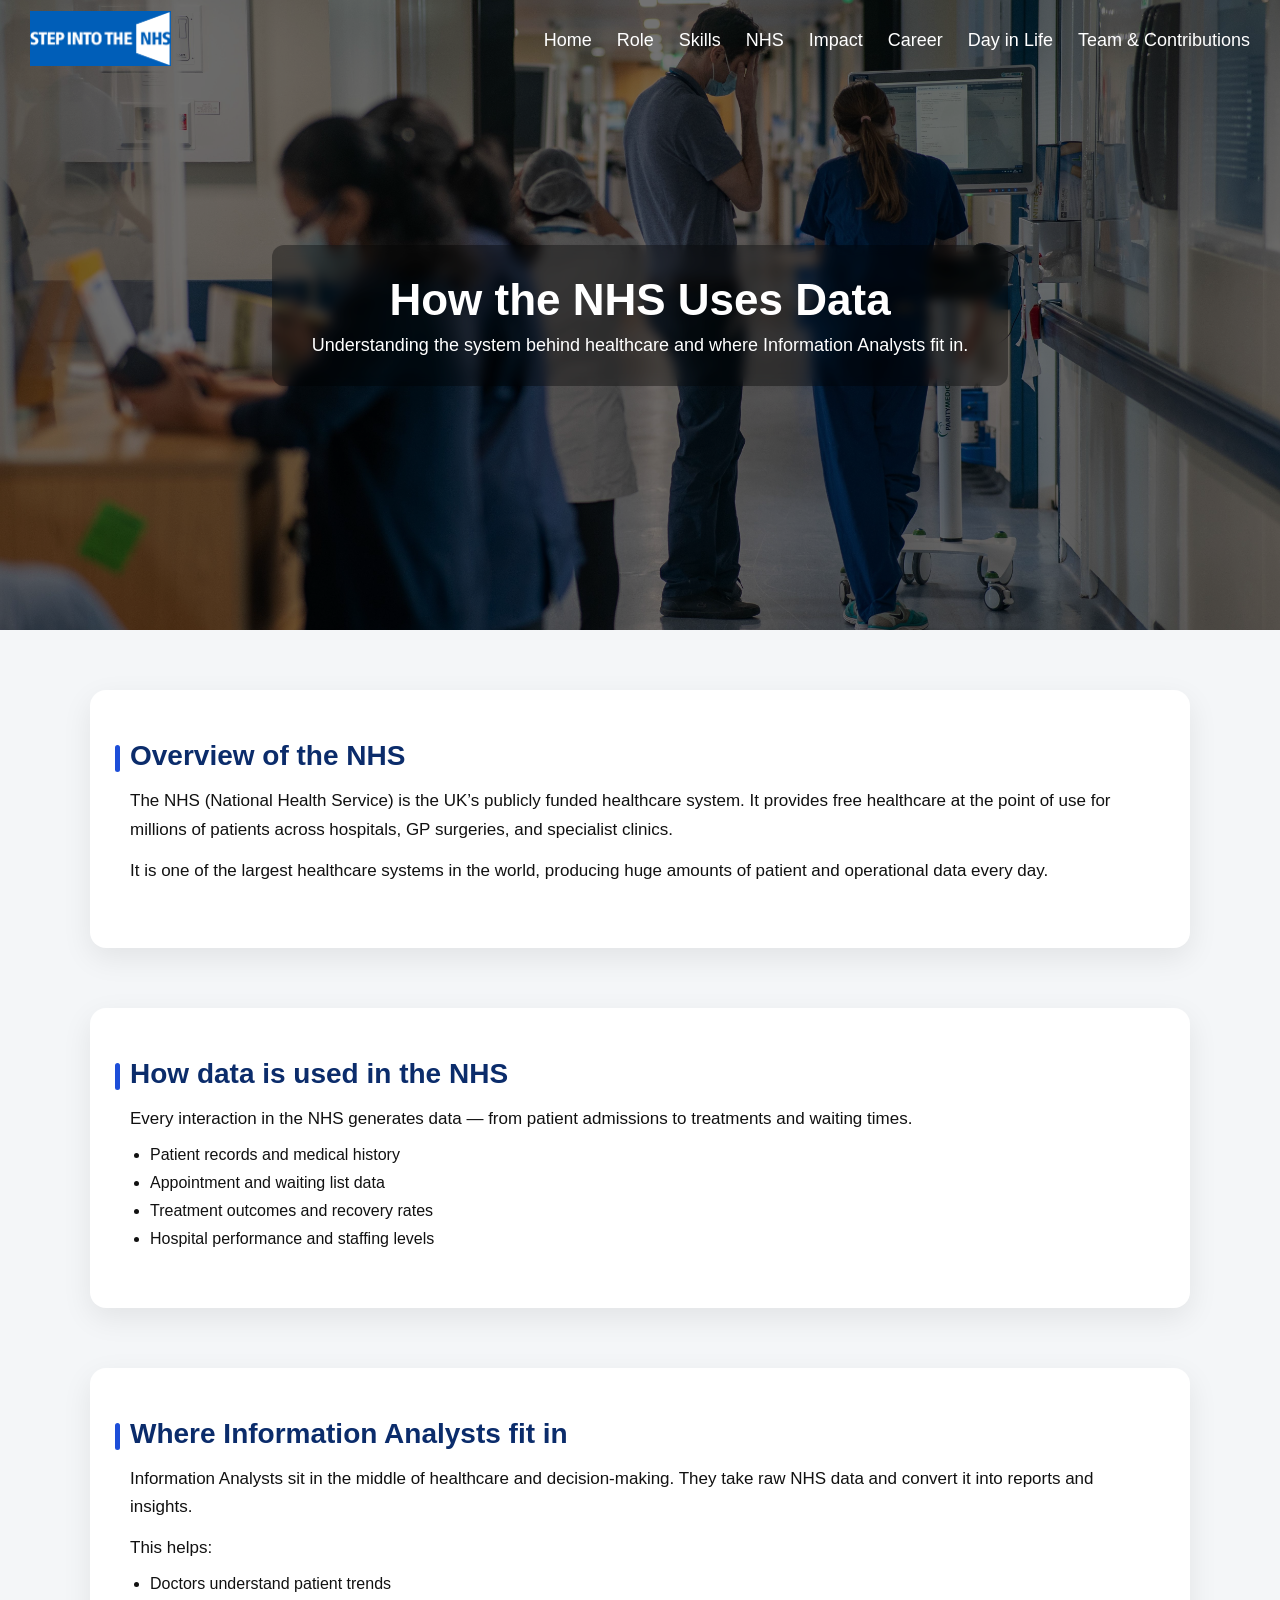
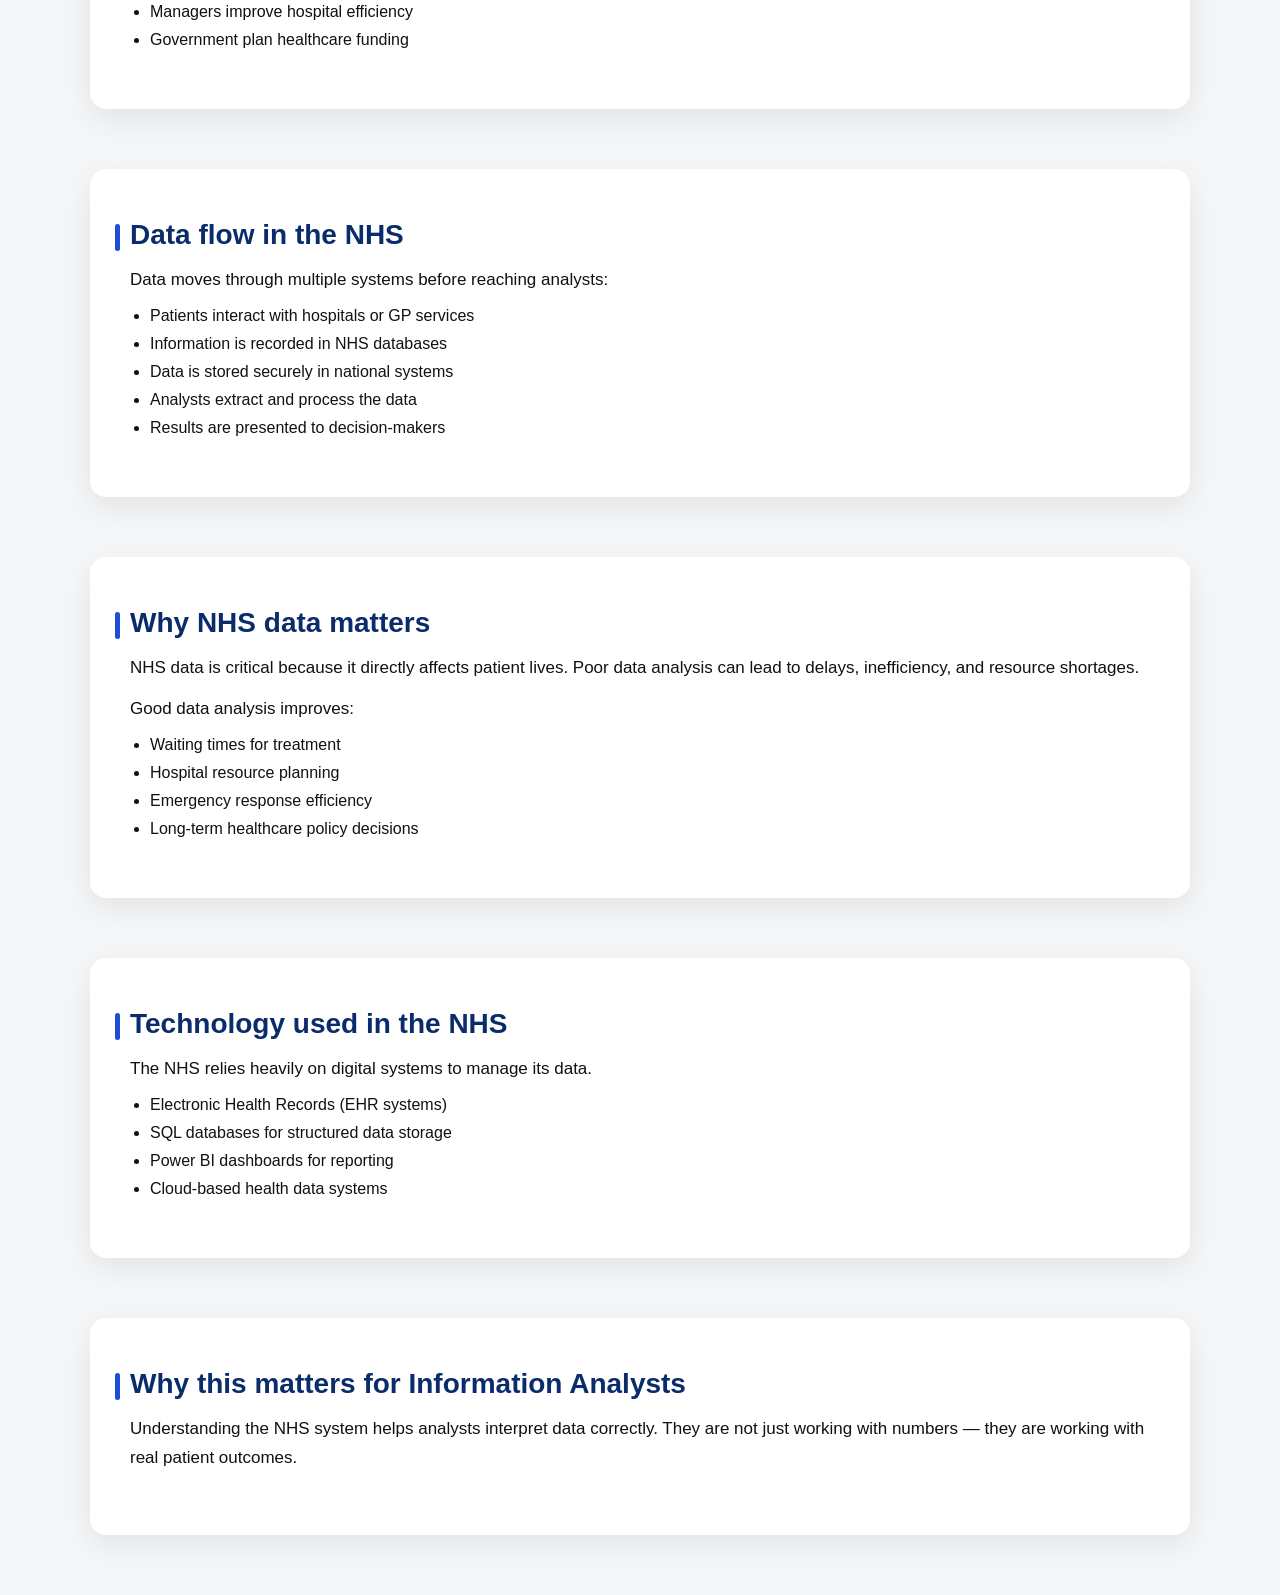
<file: nhs.html>
<!DOCTYPE html>
<html>
<head>
<meta name="viewport" content="width=device-width, initial-scale=1.0">
<title>NHS Information Analyst - NHS System</title>
<link rel="stylesheet" href="body.css">
</head>

<body>

<nav class="navbar">

  <div class="nav-left">
    <img src="logo.png" alt="NHS Logo">
  </div>

  <div class="menu-toggle">☰ Menu</div>

<ul class="nav-links">
  <li><a href="index.html">Home</a></li>
  <li><a href="role.html">Role</a></li>
  <li><a href="skills.html">Skills</a></li>
  <li><a href="nhs.html">NHS</a></li>
  <li><a href="impact.html">Impact</a></li>
  <li><a href="career.html">Career</a></li>
  <li><a href="day.html">Day in Life</a></li>
  <li><a href="team.html">Team & Contributions</a></li>
</ul>

</nav>

<section class="hero" style="--hero-image: url('NHS.jpeg');">
  <div class="hero-overlay">
    <h1>How the NHS Uses Data</h1>
    <p>Understanding the system behind healthcare and where Information Analysts fit in.</p>
  </div>
</section>

<section class="content-preview">

  <div class="section reveal">
    <h2>Overview of the NHS</h2>
    <p>
      The NHS (National Health Service) is the UK’s publicly funded healthcare system.
      It provides free healthcare at the point of use for millions of patients across hospitals, GP surgeries, and specialist clinics.
    </p>
    <p>
      It is one of the largest healthcare systems in the world, producing huge amounts of patient and operational data every day.
    </p>
  </div>

  <div class="section reveal">
    <h2>How data is used in the NHS</h2>
    <p>
      Every interaction in the NHS generates data — from patient admissions to treatments and waiting times.
    </p>

    <ul>
      <li>Patient records and medical history</li>
      <li>Appointment and waiting list data</li>
      <li>Treatment outcomes and recovery rates</li>
      <li>Hospital performance and staffing levels</li>
    </ul>
  </div>

  <div class="section reveal">
    <h2>Where Information Analysts fit in</h2>
    <p>
      Information Analysts sit in the middle of healthcare and decision-making.
      They take raw NHS data and convert it into reports and insights.
    </p>

    <p>
      This helps:
    </p>

    <ul>
      <li>Doctors understand patient trends</li>
      <li>Managers improve hospital efficiency</li>
      <li>Government plan healthcare funding</li>
    </ul>
  </div>

  <div class="section reveal">
    <h2>Data flow in the NHS</h2>
    <p>
      Data moves through multiple systems before reaching analysts:
    </p>

    <ul>
      <li>Patients interact with hospitals or GP services</li>
      <li>Information is recorded in NHS databases</li>
      <li>Data is stored securely in national systems</li>
      <li>Analysts extract and process the data</li>
      <li>Results are presented to decision-makers</li>
    </ul>
  </div>

  <div class="section reveal">
    <h2>Why NHS data matters</h2>
    <p>
      NHS data is critical because it directly affects patient lives.
      Poor data analysis can lead to delays, inefficiency, and resource shortages.
    </p>

    <p>
      Good data analysis improves:
    </p>

    <ul>
      <li>Waiting times for treatment</li>
      <li>Hospital resource planning</li>
      <li>Emergency response efficiency</li>
      <li>Long-term healthcare policy decisions</li>
    </ul>
  </div>

  <div class="section reveal">
    <h2>Technology used in the NHS</h2>
    <p>
      The NHS relies heavily on digital systems to manage its data.
    </p>

    <ul>
      <li>Electronic Health Records (EHR systems)</li>
      <li>SQL databases for structured data storage</li>
      <li>Power BI dashboards for reporting</li>
      <li>Cloud-based health data systems</li>
    </ul>
  </div>

  <div class="section reveal">
    <h2>Why this matters for Information Analysts</h2>
    <p>
      Understanding the NHS system helps analysts interpret data correctly.
      They are not just working with numbers — they are working with real patient outcomes.
    </p>
  </div>

</section>

<script>
document.addEventListener("DOMContentLoaded", () => {

  const navbar = document.querySelector(".navbar");

  window.addEventListener("scroll", () => {
    navbar.classList.toggle("scrolled", window.scrollY > 120);
  });

  const revealElements = document.querySelectorAll(".reveal");

  const observer = new IntersectionObserver((entries) => {
    entries.forEach(entry => {
      if (entry.isIntersecting) {
        entry.target.classList.add("active");
      }
    });
  }, { threshold: 0.15 });

  revealElements.forEach(el => observer.observe(el));

  const menuToggle = document.querySelector(".menu-toggle");
  const navLinks = document.querySelector(".nav-links");

  if (menuToggle) {
    menuToggle.addEventListener("click", () => {
      navLinks.classList.toggle("active");
    });
  }

});
</script>

</body>
</html>
</file>
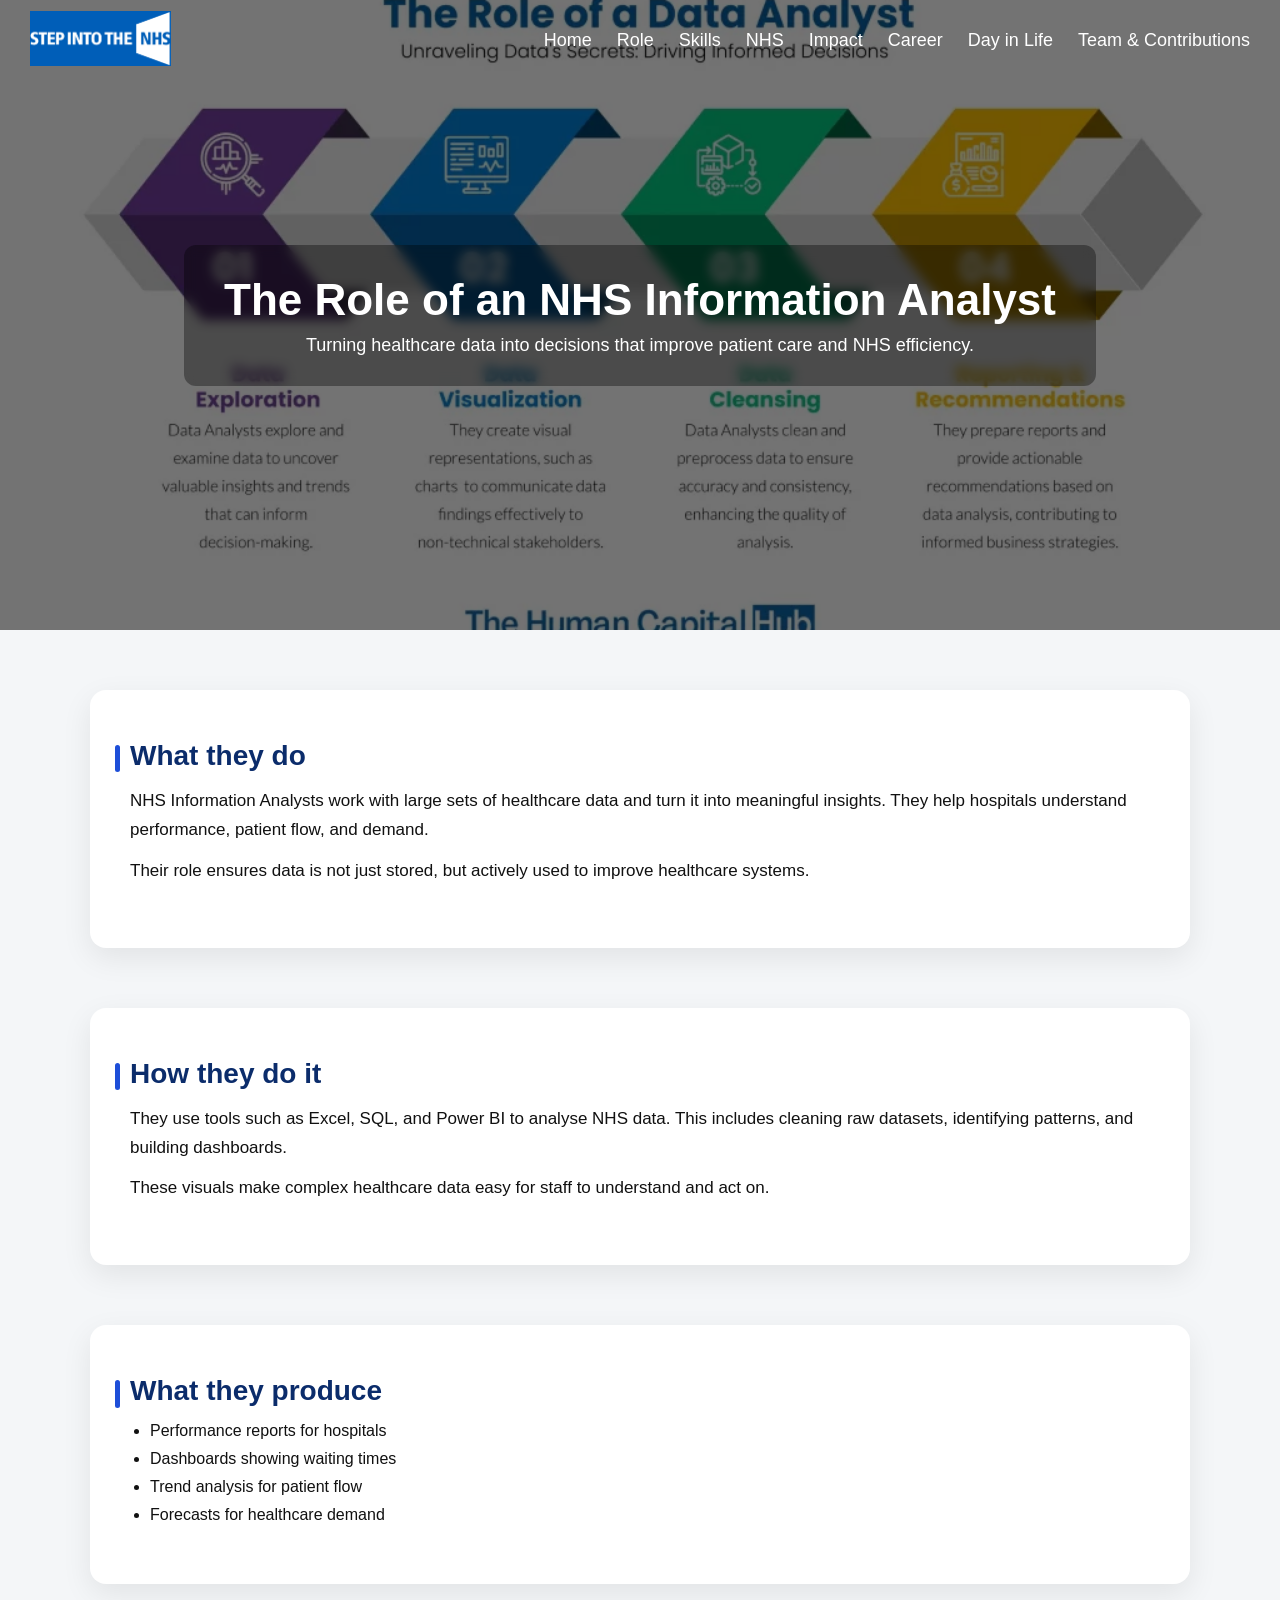
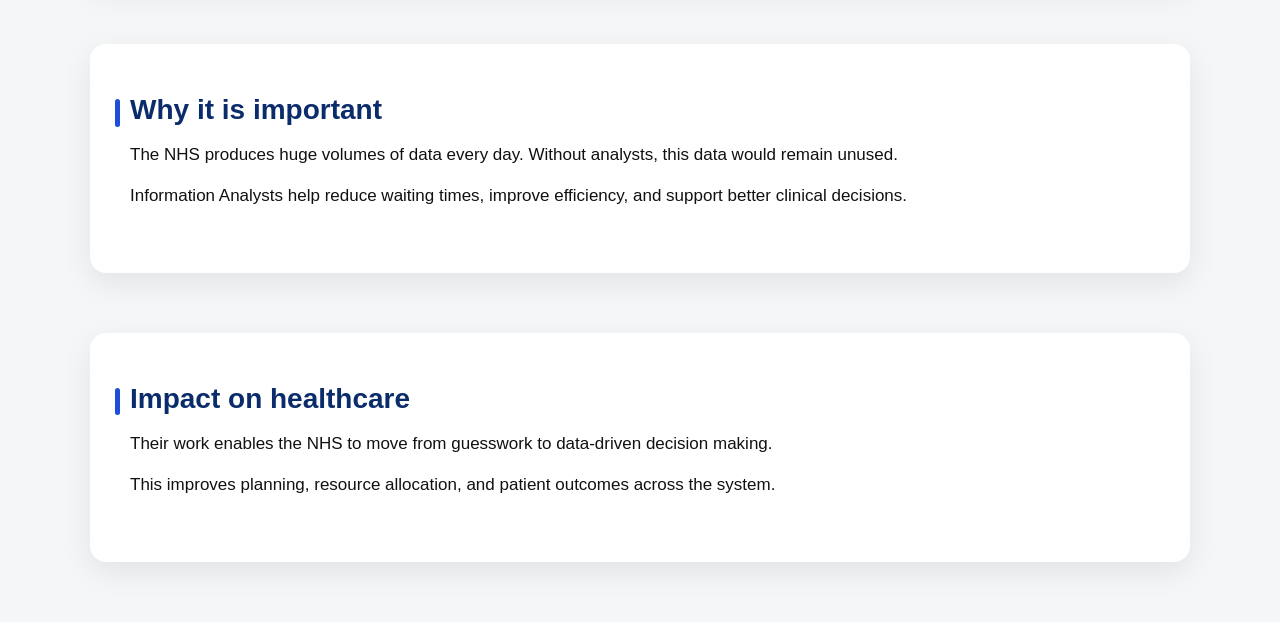
<file: role.html>
<!DOCTYPE html>
<html>
<head>
<meta name="viewport" content="width=device-width, initial-scale=1.0">
<title>NHS Information Analyst - Role</title>
<link rel="stylesheet" href="body.css">
</head>

<body>

<nav class="navbar">

  <div class="nav-left">
    <img src="logo.png" alt="NHS Logo">
  </div>

  <div class="menu-toggle">☰ Menu</div>

  <ul class="nav-links">
  <li><a href="index.html">Home</a></li>
  <li><a href="role.html">Role</a></li>
  <li><a href="skills.html">Skills</a></li>
  <li><a href="nhs.html">NHS</a></li>
  <li><a href="impact.html">Impact</a></li>
  <li><a href="career.html">Career</a></li>
  <li><a href="day.html">Day in Life</a></li>
  <li><a href="team.html">Team & Contributions</a></li>
</ul>

</nav>

<section class="hero" style="--hero-image: url('role.webp');">
  <div class="hero-overlay">
    <h1>The Role of an NHS Information Analyst</h1>
    <p>Turning healthcare data into decisions that improve patient care and NHS efficiency.</p>
  </div>
</section>

<section class="content-preview">

  <div class="section reveal">
    <h2>What they do</h2>
    <p>
      NHS Information Analysts work with large sets of healthcare data and turn it into meaningful insights.
      They help hospitals understand <span class="highlight">performance, patient flow, and demand</span>.
    </p>
    <p>
      Their role ensures data is not just stored, but actively used to improve healthcare systems.
    </p>
  </div>

  <div class="section reveal">
    <h2>How they do it</h2>
    <p>
      They use tools such as Excel, SQL, and Power BI to analyse NHS data.
      This includes cleaning raw datasets, identifying patterns, and building dashboards.
    </p>
    <p>
      These visuals make complex healthcare data easy for staff to understand and act on.
    </p>
  </div>

  <div class="section reveal">
    <h2>What they produce</h2>
    <ul>
      <li>Performance reports for hospitals</li>
      <li>Dashboards showing waiting times</li>
      <li>Trend analysis for patient flow</li>
      <li>Forecasts for healthcare demand</li>
    </ul>
  </div>

  <div class="section reveal">
    <h2>Why it is important</h2>
    <p>
      The NHS produces huge volumes of data every day. Without analysts, this data would remain unused.
    </p>
    <p>
      Information Analysts help reduce waiting times, improve efficiency, and support better clinical decisions.
    </p>
  </div>

  <div class="section reveal">
    <h2>Impact on healthcare</h2>
    <p>
      Their work enables the NHS to move from guesswork to 
      <span class="highlight">data-driven decision making</span>.
    </p>
    <p>
      This improves planning, resource allocation, and patient outcomes across the system.
    </p>
  </div>

</section>

<script>
document.addEventListener("DOMContentLoaded", () => {

  const navbar = document.querySelector(".navbar");

  window.addEventListener("scroll", () => {
    navbar.classList.toggle("scrolled", window.scrollY > 120);
  });

  const revealElements = document.querySelectorAll(".reveal");

  const observer = new IntersectionObserver((entries) => {
    entries.forEach(entry => {
      if (entry.isIntersecting) {
        entry.target.classList.add("active");
      }
    });
  }, { threshold: 0.15 });

  revealElements.forEach(el => observer.observe(el));

  const menuToggle = document.querySelector(".menu-toggle");
  const navLinks = document.querySelector(".nav-links");

  if (menuToggle) {
    menuToggle.addEventListener("click", () => {
      navLinks.classList.toggle("active");
    });
  }

});
</script>

</body>
</html>
</file>
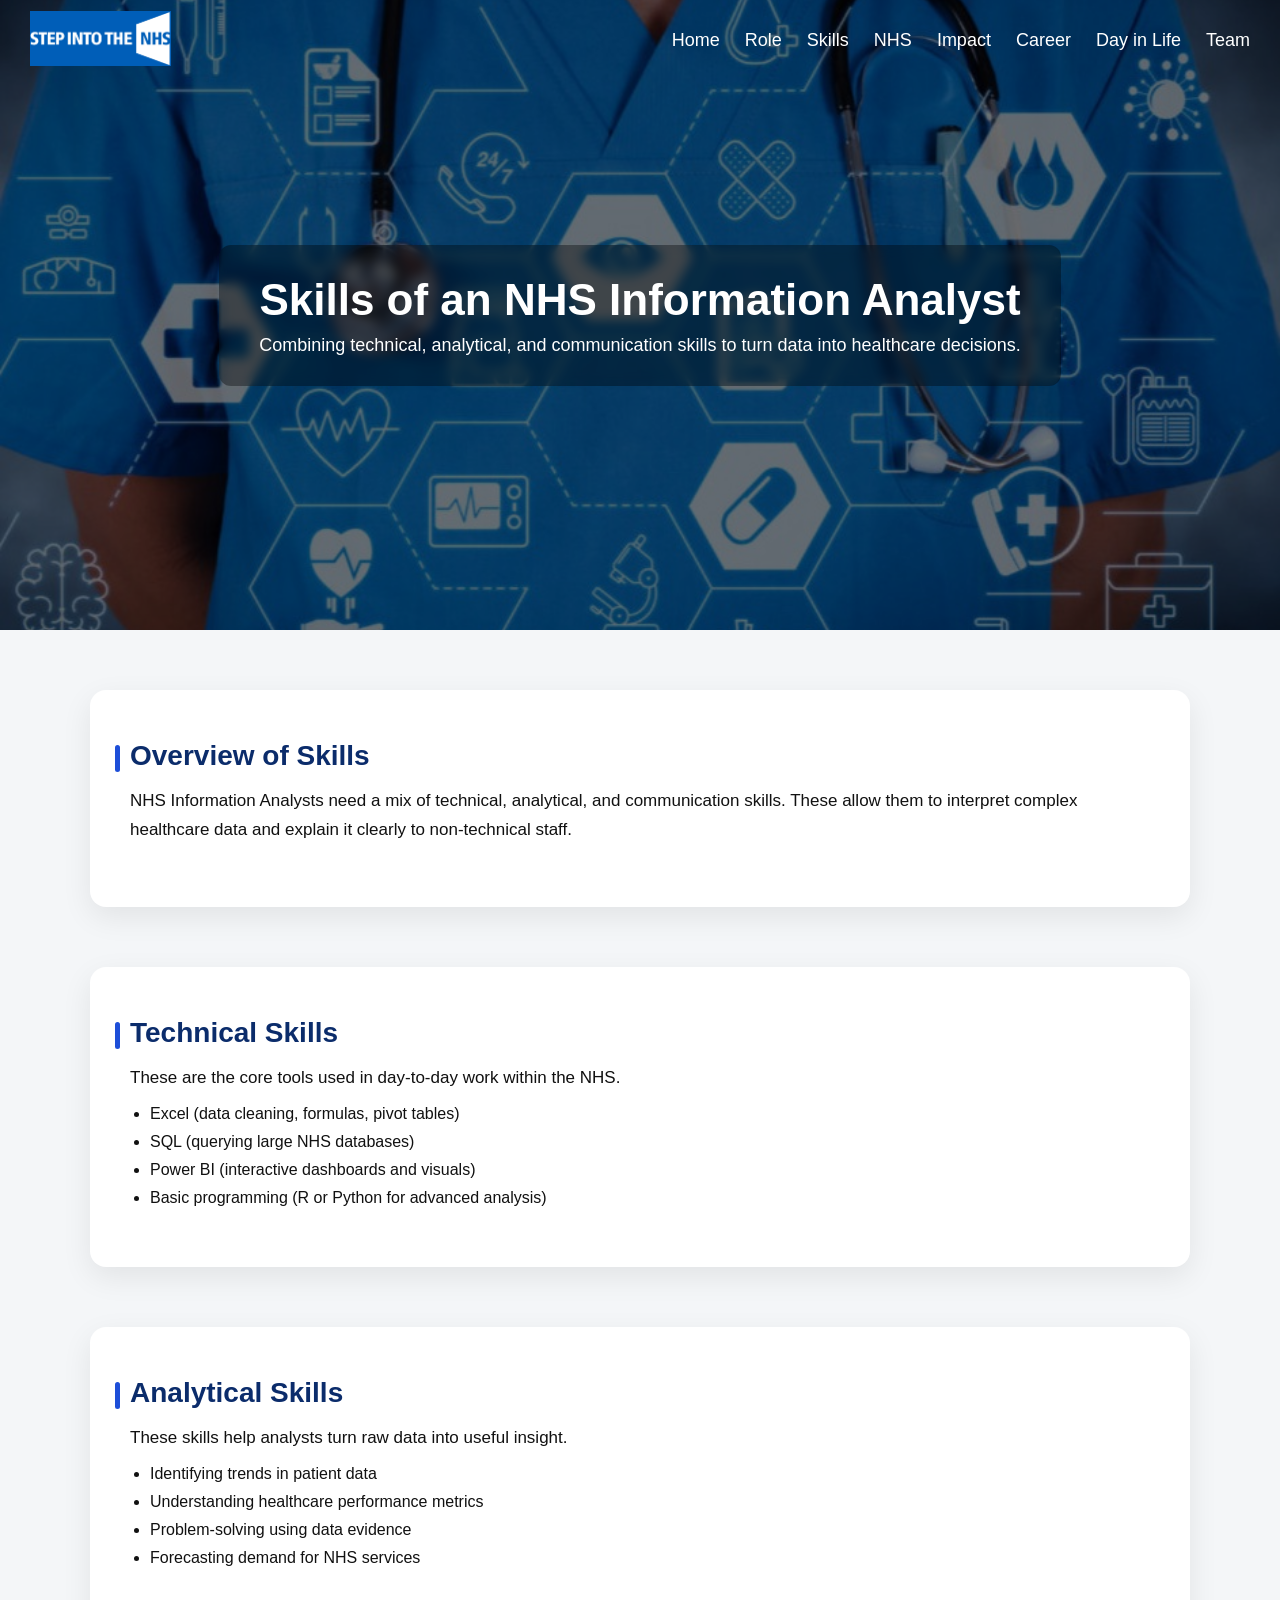
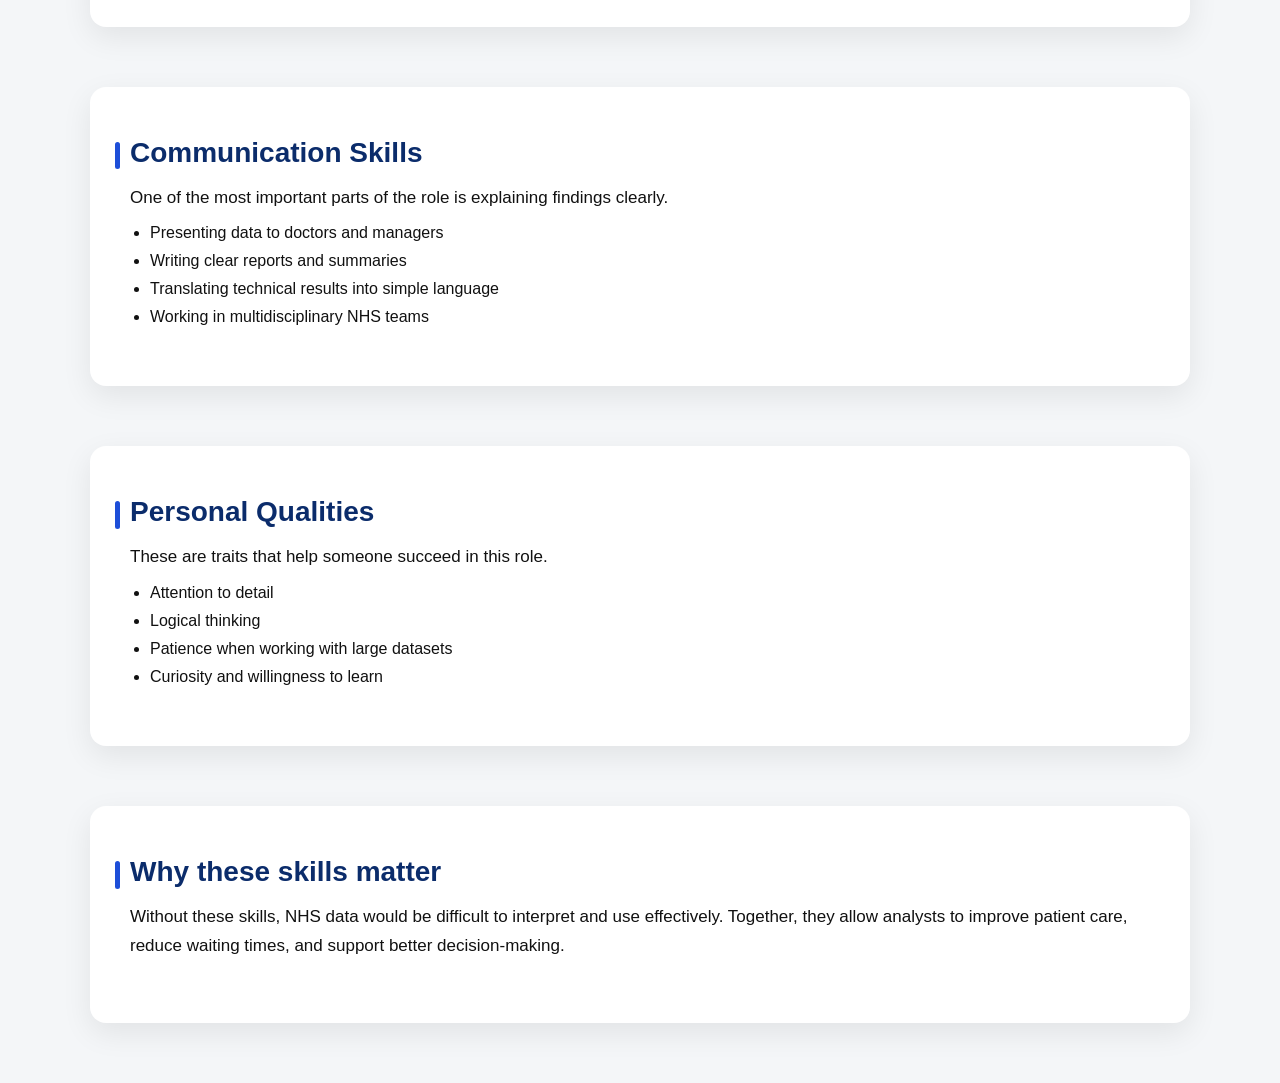
<file: skills.html>
<!DOCTYPE html>
<html>
<head>
<meta name="viewport" content="width=device-width, initial-scale=1.0">
<title>NHS Information Analyst - Skills</title>
<link rel="stylesheet" href="body.css">
</head>

<body>

<nav class="navbar">

  <div class="nav-left">
    <img src="logo.png" alt="NHS Logo">
  </div>

  <div class="menu-toggle">☰ Menu</div>

  <ul class="nav-links">
  <li><a href="index.html">Home</a></li>
  <li><a href="role.html">Role</a></li>
  <li><a href="skills.html">Skills</a></li>
  <li><a href="nhs.html">NHS</a></li>
  <li><a href="impact.html">Impact</a></li>
  <li><a href="career.html">Career</a></li>
  <li><a href="day.html">Day in Life</a></li>
  <li><a href="team.html">Team</a></li>
</ul>

</nav>

<section class="hero" style="--hero-image: url('home.jpg');">
  <div class="hero-overlay">
    <h1>Skills of an NHS Information Analyst</h1>
    <p>Combining technical, analytical, and communication skills to turn data into healthcare decisions.</p>
  </div>
</section>

<section class="content-preview">

  <div class="section reveal">
    <h2>Overview of Skills</h2>
    <p>
      NHS Information Analysts need a mix of <span class="highlight">technical, analytical, and communication skills</span>.
      These allow them to interpret complex healthcare data and explain it clearly to non-technical staff.
    </p>
  </div>

  <div class="section reveal">
    <h2>Technical Skills</h2>
    <p>
      These are the core tools used in day-to-day work within the NHS.
    </p>

    <ul>
      <li>Excel (data cleaning, formulas, pivot tables)</li>
      <li>SQL (querying large NHS databases)</li>
      <li>Power BI (interactive dashboards and visuals)</li>
      <li>Basic programming (R or Python for advanced analysis)</li>
    </ul>
  </div>

  <div class="section reveal">
    <h2>Analytical Skills</h2>
    <p>
      These skills help analysts turn raw data into useful insight.
    </p>

    <ul>
      <li>Identifying trends in patient data</li>
      <li>Understanding healthcare performance metrics</li>
      <li>Problem-solving using data evidence</li>
      <li>Forecasting demand for NHS services</li>
    </ul>
  </div>

  <div class="section reveal">
    <h2>Communication Skills</h2>
    <p>
      One of the most important parts of the role is explaining findings clearly.
    </p>

    <ul>
      <li>Presenting data to doctors and managers</li>
      <li>Writing clear reports and summaries</li>
      <li>Translating technical results into simple language</li>
      <li>Working in multidisciplinary NHS teams</li>
    </ul>
  </div>

  <div class="section reveal">
    <h2>Personal Qualities</h2>
    <p>
      These are traits that help someone succeed in this role.
    </p>

    <ul>
      <li>Attention to detail</li>
      <li>Logical thinking</li>
      <li>Patience when working with large datasets</li>
      <li>Curiosity and willingness to learn</li>
    </ul>
  </div>

  <div class="section reveal">
    <h2>Why these skills matter</h2>
    <p>
      Without these skills, NHS data would be difficult to interpret and use effectively.
      Together, they allow analysts to improve patient care, reduce waiting times, and support better decision-making.
    </p>
  </div>

</section>

<script>
document.addEventListener("DOMContentLoaded", () => {

  const navbar = document.querySelector(".navbar");

  window.addEventListener("scroll", () => {
    navbar.classList.toggle("scrolled", window.scrollY > 120);
  });

  const revealElements = document.querySelectorAll(".reveal");

  const observer = new IntersectionObserver((entries) => {
    entries.forEach(entry => {
      if (entry.isIntersecting) {
        entry.target.classList.add("active");
      }
    });
  }, { threshold: 0.15 });

  revealElements.forEach(el => observer.observe(el));

  const menuToggle = document.querySelector(".menu-toggle");
  const navLinks = document.querySelector(".nav-links");

  if (menuToggle) {
    menuToggle.addEventListener("click", () => {
      navLinks.classList.toggle("active");
    });
  }

});
</script>

</body>
</html>
</file>
<file: style.css>
* {
  margin: 0;
  padding: 0;
  box-sizing: border-box;
}

html, body {
  width: 100%;
  overflow-x: hidden;
  font-family: Arial, sans-serif;
  background-color: #f4f6f8;
  color: #111;
  scroll-behavior: smooth;
}

/* ================= NAVBAR ================= */

.navbar {
  position: fixed;
  top: 0;
  left: 0;
  width: 100%;
  height: 80px;
  padding: 0 30px;

  display: flex;
  align-items: center;
  justify-content: space-between;

  background: transparent;
  z-index: 9999;
  transition: background 0.3s ease;
}

.navbar.scrolled {
  background-color: #0b2c6b;
}

.nav-left img {
  height: 55px;
}

/* NAV LINKS (DESKTOP) */
.nav-links {
  list-style: none;
  display: flex;
  gap: 22px;
}

.nav-links a {
  position: relative;
  color: white;
  text-decoration: none;
  font-size: 18px;
  font-weight: 500;
}

.nav-links a::after {
  content: "";
  position: absolute;
  left: 50%;
  bottom: -5px;
  width: 0;
  height: 2px;
  background: white;
  transform: translateX(-50%);
  transition: 0.3s ease;
}

.nav-links a:hover::after {
  width: 100%;
}

/* MENU BUTTON (HIDDEN ON DESKTOP) */
.menu-toggle {
  display: none;
  color: white;
  font-size: 22px;
  cursor: pointer;
  font-weight: 600;
}

/* ================= HERO ================= */

.hero {
  height: 70vh;
  width: 100%;
  background-image: var(--hero-image);
  background-size: cover;
  background-position: center;
  position: relative;

  display: flex;
  align-items: center;
  justify-content: center;
}

.hero::before {
  content: "";
  position: absolute;
  inset: 0;
  background: rgba(0,0,0,0.55);
}

.hero-overlay {
  position: relative;
  z-index: 2;
  text-align: center;
  color: white;

  background: rgba(0, 0, 0, 0.35);
  padding: 30px 40px;
  border-radius: 12px;
  backdrop-filter: blur(6px);
}

.hero h1 {
  font-size: 44px;
  margin-bottom: 10px;
}

.hero p {
  font-size: 18px;
}

/* ================= SNAPSHOT ================= */

.snapshot {
  display: grid;
  grid-template-columns: repeat(auto-fit, minmax(240px, 1fr));
  gap: 20px;

  margin: -60px 80px 40px;
  position: relative;
  z-index: 10;
}

.snapshot-card {
  background: white;
  padding: 20px;
  border-radius: 12px;

  box-shadow: 0 10px 25px rgba(0,0,0,0.12);
  border-left: 4px solid #0b2c6b;
}

/* ================= CONTENT ================= */

.content-preview {
  background: #f4f6f8;
  padding: 60px 80px;
  border-radius: 20px 20px 0 0;
  box-shadow: 0 -10px 30px rgba(0,0,0,0.12);
}

.content-preview h2 {
  color: #0b2c6b;
  font-size: 28px;
  margin: 60px 0 15px;
}

/* ================= GRIDS ================= */

.info-grid,
.why-matters,
.next-grid {
  display: grid;
  grid-template-columns: repeat(auto-fit, minmax(220px, 1fr));
  gap: 20px;
  margin-bottom: 50px;
}

/* ================= CARDS ================= */

.info-card,
.why-card {
  background: white;
  padding: 20px;
  border-radius: 12px;
  box-shadow: 0 6px 18px rgba(0,0,0,0.08);
}

.why-card {
  border-left: 4px solid #0b2c6b;
}

/* ================= CLICKABLE CARDS ================= */

.next-card {
  display: block;
  text-decoration: none;
  color: inherit;

  background: white;
  padding: 20px;
  border-radius: 12px;
  border-left: 4px solid #0b2c6b;

  box-shadow: 0 6px 18px rgba(0,0,0,0.08);

  position: relative;
  cursor: pointer;

  transition: transform 0.25s ease, box-shadow 0.25s ease;
}

.next-card::after {
  content: "🌐";
  position: absolute;
  right: 15px;
  top: 15px;
  font-size: 18px;
}

.next-card:hover {
  transform: translateY(-7px);
  box-shadow: 0 14px 30px rgba(0,0,0,0.18);
}

/* ================= IMPACT ================= */

.impact-box {
  background: linear-gradient(135deg, #0b2c6b, #1d4ed8);
  color: white;
  padding: 25px;
  margin: 20px 0 40px;
  border-radius: 12px;
  box-shadow: 0 10px 25px rgba(0,0,0,0.15);
}

/* ================= SCROLL REVEAL ================= */

.reveal {
  opacity: 0;
  transform: translateY(40px);
  transition: opacity 0.7s ease, transform 0.7s ease;
}

.reveal.active {
  opacity: 1;
  transform: translateY(0);
}

/* ================= MOBILE ================= */

@media (max-width: 950px) {

  .navbar {
    padding: 0 20px;
    height: 70px;
  }

  .nav-left img {
    height: 45px;
  }

  .menu-toggle {
    display: block;
  }

  .nav-links {
    position: absolute;
    top: 70px;
    left: 0;
    width: 100%;

    background: #0b2c6b;

    flex-direction: column;
    align-items: center;
    gap: 20px;

    padding: 20px 0;

    display: none;
  }

  .nav-links.active {
    display: flex;
  }

  .hero {
    height: 60vh;
  }

  .hero h1 {
    font-size: 26px;
  }

  .hero p {
    font-size: 15px;
  }

  .snapshot {
    margin: -40px 15px 30px;
  }

  .content-preview {
    padding: 30px 15px;
  }

  .info-grid,
  .why-matters,
  .next-grid {
    grid-template-columns: 1fr;
  }
}
</file>
<file: body.css>
* {
  margin: 0;
  padding: 0;
  box-sizing: border-box;
}

html, body {
  width: 100%;
  overflow-x: hidden;
  font-family: Arial, sans-serif;
  background-color: #f4f6f8;
  color: #111;
  scroll-behavior: smooth;
}



.navbar {
  position: fixed;
  top: 0;
  left: 0;
  width: 100%;
  height: 80px;
  padding: 0 30px;

  display: flex;
  align-items: center;
  justify-content: space-between;

  background: transparent;
  z-index: 9999;
  transition: background 0.3s ease;
}

.navbar.scrolled {
  background-color: #0b2c6b;
}

.nav-left img {
  height: 55px;
}


.nav-links {
  list-style: none;
  display: flex;
  gap: 25px;
}

.nav-links a {
  position: relative;
  color: white;
  text-decoration: none;
  font-size: 18px;
  font-weight: 500;
  white-space: nowrap;
}

.nav-links a::after {
  content: "";
  position: absolute;
  left: 50%;
  bottom: -5px;
  width: 0;
  height: 2px;
  background: white;
  transform: translateX(-50%);
  transition: 0.3s ease;
}

.nav-links a:hover::after {
  width: 100%;
}


.menu-toggle {
  display: none;
  color: white;
  font-size: 22px;
  cursor: pointer;
  font-weight: 600;
}



.hero {
  height: 70vh;
  width: 100%;
  background-image: var(--hero-image);
  background-size: cover;
  background-position: center;
  position: relative;

  display: flex;
  align-items: center;
  justify-content: center;
}

.hero::before {
  content: "";
  position: absolute;
  inset: 0;
  background: rgba(0,0,0,0.55);
}

.hero-overlay {
  position: relative;
  z-index: 2;
  text-align: center;
  color: white;

  background: rgba(0, 0, 0, 0.35);
  padding: 30px 40px;
  border-radius: 12px;
  backdrop-filter: blur(6px);
}

.hero h1 {
  font-size: 44px;
  margin-bottom: 10px;
}

.hero p {
  font-size: 18px;
}



.section {
  max-width: 1100px;
  margin: 60px auto;
  padding: 50px 40px;

  background: white;
  border-radius: 16px;

  box-shadow: 0 10px 30px rgba(0,0,0,0.08);

  opacity: 0;
  transform: translateY(40px);
  transition: all 0.7s ease;
}

.section.active {
  opacity: 1;
  transform: translateY(0);
}


.section h2 {
  font-size: 28px;
  color: #0b2c6b;
  margin-bottom: 15px;
  position: relative;
}

.section h2::before {
  content: "";
  position: absolute;
  left: -15px;
  top: 5px;
  width: 5px;
  height: 85%;
  background: #1d4ed8;
  border-radius: 10px;
}


.section p {
  font-size: 17px;
  line-height: 1.7;
  margin-bottom: 12px;
}


.section ul {
  padding-left: 20px;
  margin-top: 10px;
}

.section li {
  margin-bottom: 10px;
  font-size: 16px;
}


.highlight-box {
  background: linear-gradient(135deg, #0b2c6b, #1d4ed8);
  color: white;
  padding: 20px;
  border-radius: 12px;
  margin-top: 20px;
}



.poster-row {
  text-align: center;
  margin: 40px 0;
}

.poster-row img {
  width: 100%;
  max-width: 600px;
  border-radius: 12px;
  box-shadow: 0 10px 25px rgba(0,0,0,0.15);
  margin-bottom: 15px;
}

.poster-row h3 {
  font-size: 20px;
  color: #0b2c6b;
  margin-bottom: 5px;
}



.team-box {
  background: white;
  padding: 25px;
  border-radius: 12px;
  box-shadow: 0 10px 25px rgba(0,0,0,0.1);
}



@media (max-width: 950px) {

  .navbar {
    padding: 0 20px;
    height: 70px;
  }

  .nav-left img {
    height: 45px;
  }

  .menu-toggle {
    display: block;
  }

  .nav-links {
    position: absolute;
    top: 70px;
    left: 0;
    width: 100%;

    background: #0b2c6b;

    flex-direction: column;
    align-items: center;
    gap: 20px;

    padding: 20px 0;

    display: none;
  }

  .nav-links.active {
    display: flex;
  }

  .hero {
    height: 60vh;
  }

  .hero h1 {
    font-size: 26px;
  }

  .hero p {
    font-size: 15px;
  }

  .section {
    margin: 30px 15px;
    padding: 30px 20px;
  }
}
</file>
